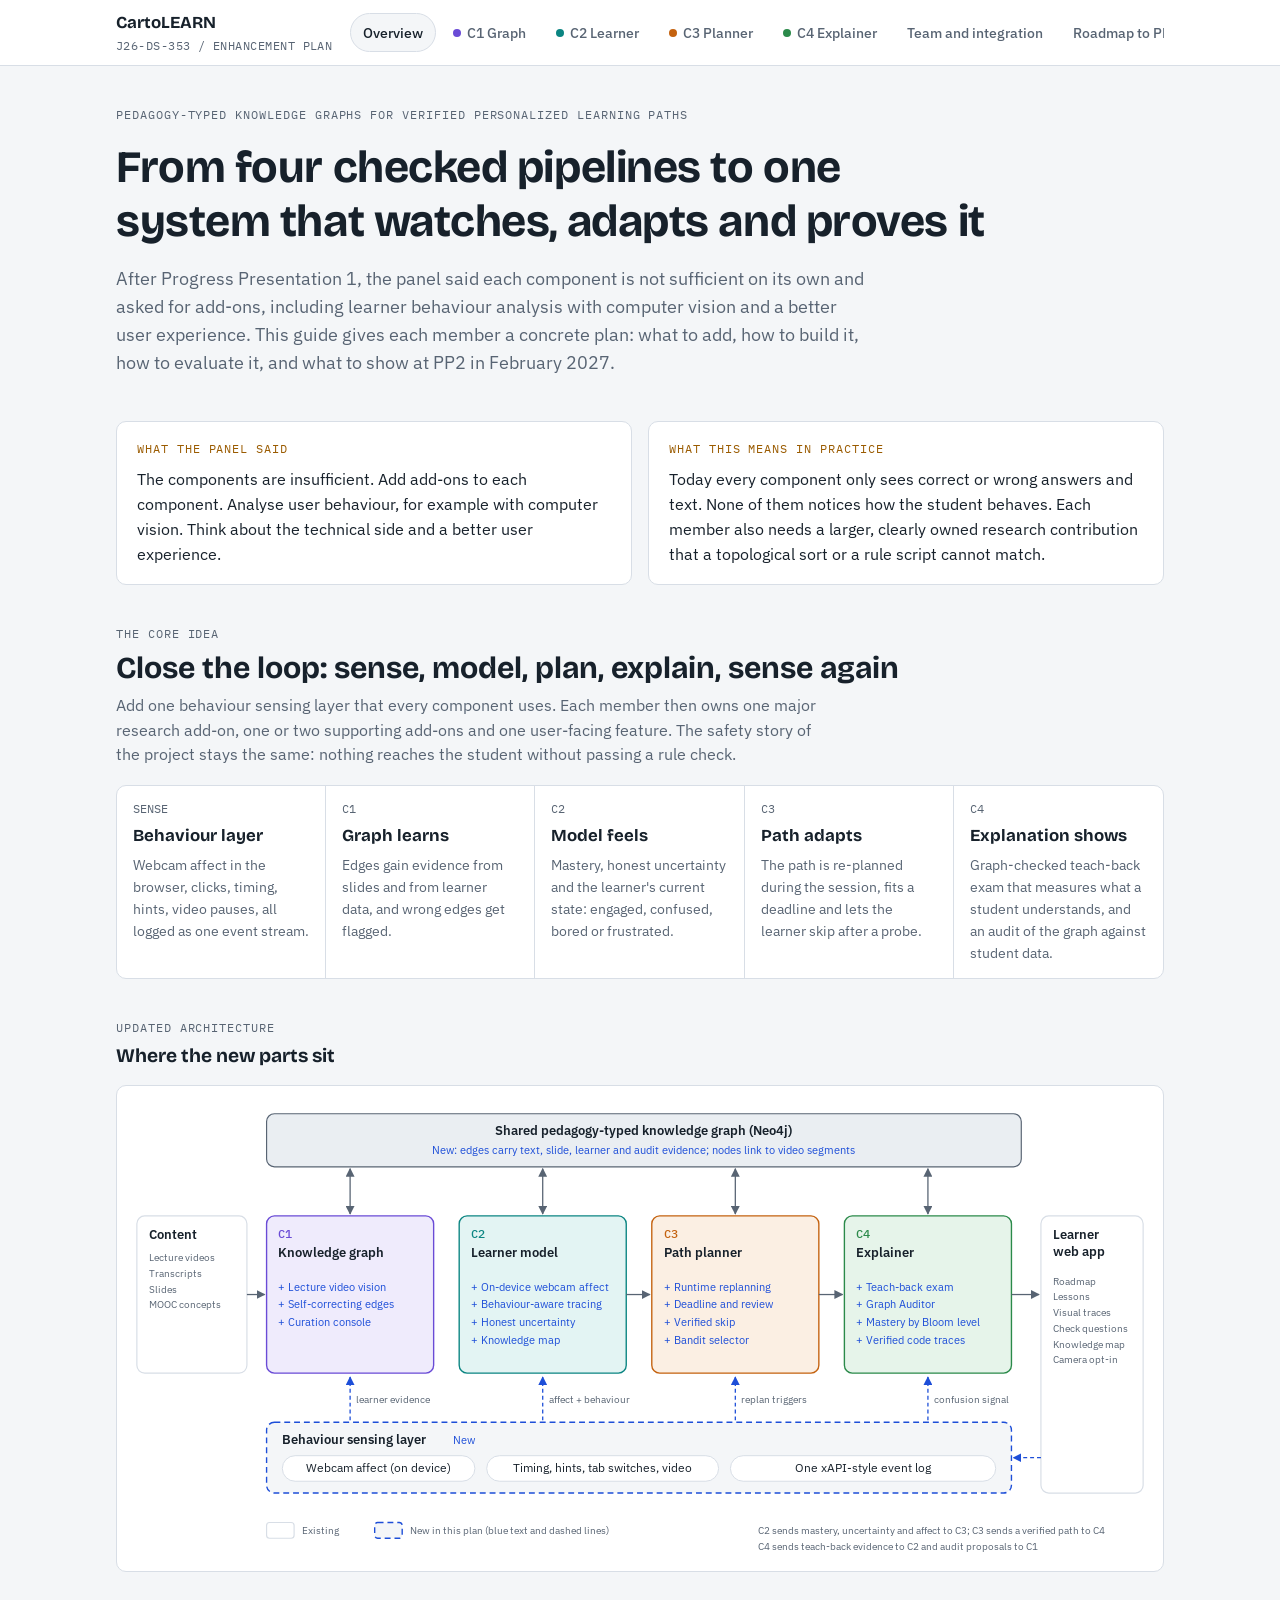
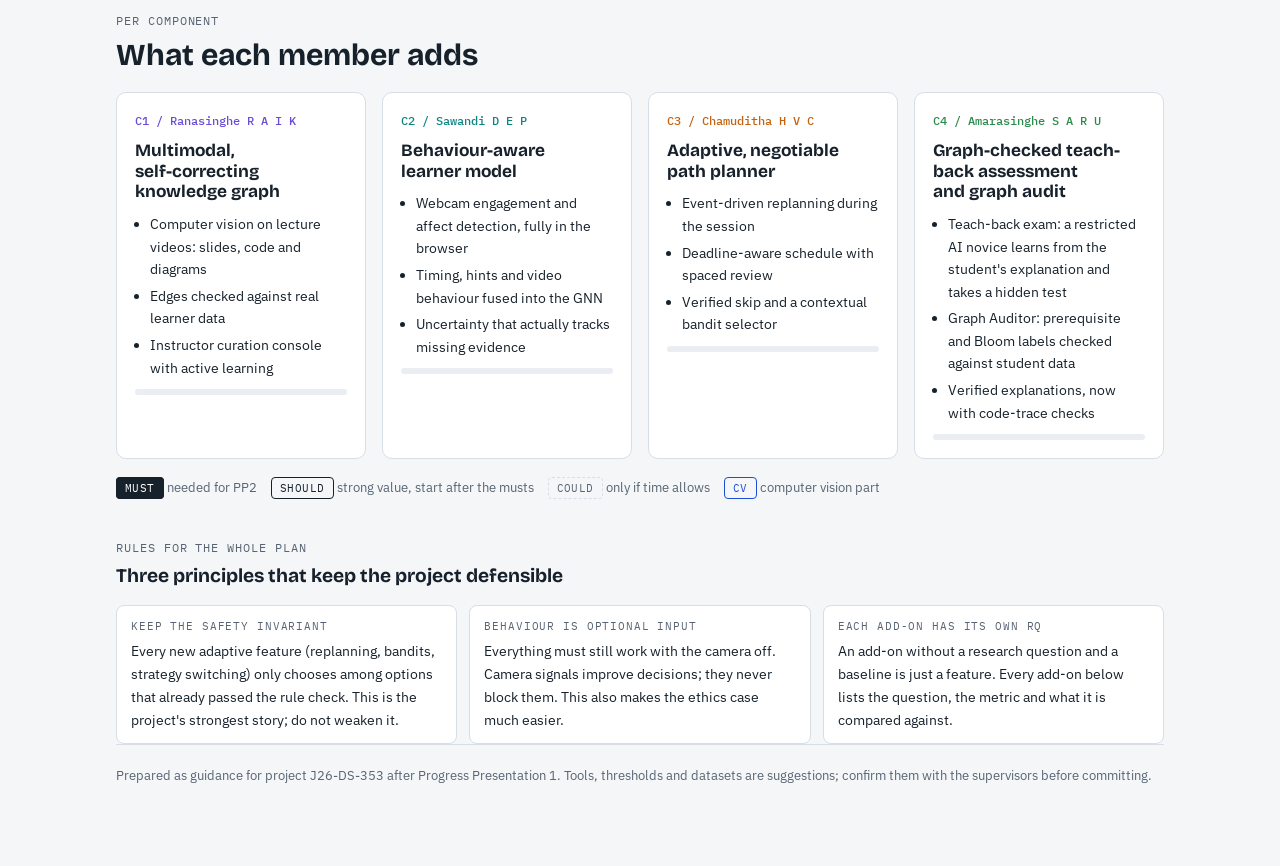
<file: AfterPP1.html>
<!doctype html><html><head><meta charset=utf8><meta name=viewport content="width=device-width,initial-scale=1,viewport-fit=cover"><style>:root{color-scheme:light;box-sizing:border-box;padding-top:env(safe-area-inset-top,0px);padding-bottom:env(safe-area-inset-bottom,0px)}html{scroll-padding-top:env(safe-area-inset-top,0px)}body{margin:0;padding:0;font:14px -apple-system,BlinkMacSystemFont,sans-serif;background:#fff;color:#000}img{max-width:100%}[hidden]:not([hidden=until-found i]){display:none!important}</style></head><body>
<title>CartoLEARN Enhancement Plan, C4 revised</title>
<meta name="claude:viewport-fit-sides" content="cover">
<link rel="preconnect" href="https://fonts.googleapis.com">
<link rel="preconnect" href="https://fonts.gstatic.com" crossorigin>
<link rel="stylesheet" href="https://fonts.googleapis.com/css2?family=Bricolage+Grotesque:opsz,wght@12..96,500;12..96,700&family=IBM+Plex+Mono:wght@400;500&family=IBM+Plex+Sans:ital,wght@0,400;0,500;0,600;1,400&display=swap">
<style>
/* Layout: sticky tab bar over a single reading column; each component view uses a meta rail plus content column, collapsing to one column on phones */
:root {
  --bg: #f4f6f8;
  --surface: #ffffff;
  --sunk: #eaeef2;
  --ink: #17212b;
  --muted: #586473;
  --line: #d8dee6;
  --accent: #1d4ed8;
  --c1: #6a4bd6; --c1-tint: #efebfc;
  --c2: #0b8582; --c2-tint: #e3f4f3;
  --c3: #c4620f; --c3-tint: #fbefe3;
  --c4: #2b8a4a; --c4-tint: #e6f4ea;
  --must: #17212b; --must-fg: #ffffff;
  --warn: #9a5b00; --warn-tint: #fff4dc;
  --font-display: "Bricolage Grotesque", "Segoe UI", system-ui, sans-serif;
  --font-body: "IBM Plex Sans", "Segoe UI", system-ui, sans-serif;
  --font-mono: "IBM Plex Mono", ui-monospace, "SFMono-Regular", Menlo, monospace;
}
@media (prefers-color-scheme: dark) {
  :root:not([data-theme="light"]) {
    --bg: #0e1318; --surface: #151c24; --sunk: #1b232d; --ink: #e5eaf0; --muted: #9ba7b5; --line: #2a3542; --accent: #7aa2ff;
    --c1: #a48dff; --c1-tint: #231d3d; --c2: #3cc5c0; --c2-tint: #102a2a; --c3: #f39a4b; --c3-tint: #33220f; --c4: #62c486; --c4-tint: #13291b;
    --must: #e5eaf0; --must-fg: #0e1318; --warn: #f2b84b; --warn-tint: #2e2410;
    color-scheme: dark;
  }
}
:root[data-theme="dark"] {
  --bg: #0e1318; --surface: #151c24; --sunk: #1b232d; --ink: #e5eaf0; --muted: #9ba7b5; --line: #2a3542; --accent: #7aa2ff;
  --c1: #a48dff; --c1-tint: #231d3d; --c2: #3cc5c0; --c2-tint: #102a2a; --c3: #f39a4b; --c3-tint: #33220f; --c4: #62c486; --c4-tint: #13291b;
  --must: #e5eaf0; --must-fg: #0e1318; --warn: #f2b84b; --warn-tint: #2e2410;
  color-scheme: dark;
}

* { box-sizing: border-box; }
body {
  background: var(--bg);
  color: var(--ink);
  font-family: var(--font-body);
  font-size: 15.5px;
  line-height: 1.6;
  -webkit-font-smoothing: antialiased;
}
body::before { content: ""; position: fixed; inset: 0 0 auto; height: env(safe-area-inset-top, 0px); z-index: 10; background: var(--surface); }
a { color: var(--accent); }
h1, h2, h3, h4 { font-family: var(--font-display); text-wrap: balance; margin: 0; line-height: 1.2; }
h1 { font-size: clamp(1.9rem, 4.2vw, 2.8rem); font-weight: 700; letter-spacing: -0.01em; }
h2 { font-size: clamp(1.45rem, 3vw, 1.9rem); font-weight: 700; }
h3 { font-size: 1.2rem; font-weight: 700; }
h4 { font-size: 1rem; font-weight: 700; font-family: var(--font-body); }
p { margin: 0; }
ul, ol { margin: 0; padding-left: 1.2em; }
li + li { margin-top: 0.3em; }
code, .mono { font-family: var(--font-mono); font-size: 0.86em; }
code { background: var(--sunk); padding: 0.1em 0.35em; border-radius: 4px; }

.wrap { max-width: 1080px; margin: 0 auto; padding-left: max(16px, env(safe-area-inset-left, 0px)); padding-right: max(16px, env(safe-area-inset-right, 0px)); }

/* Header and tabs */
.top { position: sticky; top: env(safe-area-inset-top, 0px); z-index: 5; background: var(--surface); border-bottom: 1px solid var(--line); }
.top-inner { display: flex; align-items: center; gap: 18px; padding-block: 10px; }
.brand { display: flex; flex-direction: column; flex-shrink: 0; }
.brand b { font-family: var(--font-display); font-size: 1.05rem; }
.brand span { font-family: var(--font-mono); font-size: 0.72rem; color: var(--muted); letter-spacing: 0.04em; }
.tabs { display: flex; gap: 4px; overflow-x: auto; scrollbar-width: none; min-width: 0; flex: 1; }
.tabs::-webkit-scrollbar { display: none; }
.tab { flex-shrink: 0; text-decoration: none; color: var(--muted); font-weight: 500; font-size: 0.9rem; padding: 7px 12px; border-radius: 999px; border: 1px solid transparent; white-space: nowrap; }
.tab:hover { color: var(--ink); background: var(--sunk); }
.tab:focus-visible { outline: 2px solid var(--accent); outline-offset: 2px; }
.tab[aria-current="page"] { color: var(--ink); border-color: var(--line); background: var(--bg); }
.tab .dot { display: inline-block; width: 8px; height: 8px; border-radius: 50%; margin-right: 6px; vertical-align: 1px; }
@media (max-width: 640px) { .brand span { display: none; } .top-inner { gap: 10px; } }

main { padding-block: 32px 72px; }
.view { display: grid; gap: 40px; }
.view[hidden] { display: none !important; }

/* Shared text pieces */
.eyebrow { font-family: var(--font-mono); font-size: 0.74rem; letter-spacing: 0.08em; text-transform: uppercase; color: var(--muted); }
.lede { font-size: 1.1rem; color: var(--muted); max-width: 68ch; }
.prose { max-width: 70ch; display: grid; gap: 12px; }
.section { display: grid; gap: 18px; }
.section-head { display: grid; gap: 6px; }
.muted { color: var(--muted); }

/* Hero */
.hero { display: grid; gap: 16px; padding-block: 8px 4px; }
.feedback { display: grid; grid-template-columns: repeat(auto-fit, minmax(240px, 1fr)); gap: 16px; }
.quote { background: var(--surface); border: 1px solid var(--line); border-radius: 10px; padding: 18px 20px; display: grid; gap: 8px; }
.quote .eyebrow { color: var(--warn); }

/* Loop strip */
.loop { display: grid; grid-template-columns: repeat(5, minmax(0, 1fr)); border: 1px solid var(--line); border-radius: 10px; overflow: hidden; background: var(--surface); }
.loop div { padding: 14px 16px; border-right: 1px solid var(--line); display: grid; gap: 4px; align-content: start; }
.loop div:last-child { border-right: 0; }
.loop b { font-family: var(--font-display); font-size: 1.05rem; }
.loop span { font-size: 0.86rem; color: var(--muted); }
.loop .k { font-family: var(--font-mono); font-size: 0.72rem; color: var(--muted); }
@media (max-width: 760px) { .loop { grid-template-columns: 1fr; } .loop div { border-right: 0; border-bottom: 1px solid var(--line); } .loop div:last-child { border-bottom: 0; } }

/* Diagram */
.diagram { background: var(--surface); border: 1px solid var(--line); border-radius: 10px; padding: 12px; overflow-x: auto; }
.diagram svg { display: block; width: 100%; min-width: 760px; height: auto; }
.d-box { fill: var(--surface); stroke: var(--line); stroke-width: 1.2; }
.d-graph { fill: var(--sunk); stroke: var(--muted); stroke-width: 1.2; }
.d-new { fill: var(--bg); stroke: var(--accent); stroke-width: 1.4; stroke-dasharray: 6 4; }
.d-chip { fill: var(--surface); stroke: var(--line); }
.d-c1 { fill: var(--c1-tint); stroke: var(--c1); stroke-width: 1.4; }
.d-c2 { fill: var(--c2-tint); stroke: var(--c2); stroke-width: 1.4; }
.d-c3 { fill: var(--c3-tint); stroke: var(--c3); stroke-width: 1.4; }
.d-c4 { fill: var(--c4-tint); stroke: var(--c4); stroke-width: 1.4; }
.d-t { fill: var(--ink); font-family: var(--font-body); font-size: 12px; }
.d-tb { fill: var(--ink); font-family: var(--font-body); font-size: 13px; font-weight: 600; }
.d-ts { fill: var(--muted); font-family: var(--font-body); font-size: 10.5px; }
.d-new-t { fill: var(--accent); font-family: var(--font-body); font-size: 11px; }
.d-k1 { fill: var(--c1); font-family: var(--font-mono); font-size: 12px; font-weight: 500; }
.d-k2 { fill: var(--c2); font-family: var(--font-mono); font-size: 12px; font-weight: 500; }
.d-k3 { fill: var(--c3); font-family: var(--font-mono); font-size: 12px; font-weight: 500; }
.d-k4 { fill: var(--c4); font-family: var(--font-mono); font-size: 12px; font-weight: 500; }
.d-line { stroke: var(--muted); stroke-width: 1.3; fill: none; }
.d-line-new { stroke: var(--accent); stroke-width: 1.3; fill: none; stroke-dasharray: 4 3; }
.arrowhead { fill: var(--muted); }
.arrowhead-new { fill: var(--accent); }

/* Component overview cards on overview */
.comp-grid { display: grid; grid-template-columns: repeat(auto-fit, minmax(230px, 1fr)); gap: 16px; }
.comp-card { background: var(--surface); border: 1px solid var(--line); border-radius: 10px; padding: 18px; display: grid; gap: 10px; align-content: start; text-decoration: none; color: inherit; }
.comp-card:hover { border-color: var(--muted); }
.comp-card:focus-visible { outline: 2px solid var(--accent); outline-offset: 2px; }
.comp-card .tag { font-family: var(--font-mono); font-size: 0.78rem; font-weight: 500; }
.comp-card h3 { font-size: 1.08rem; }
.comp-card p { font-size: 0.9rem; color: var(--muted); }
.comp-card ul { font-size: 0.88rem; padding-left: 1.05em; }
.comp-card .owner { font-size: 0.8rem; color: var(--muted); font-family: var(--font-mono); }
.mini-progress { height: 6px; border-radius: 3px; background: var(--sunk); overflow: hidden; }
.mini-progress i { display: block; height: 100%; width: 0; transition: width 0.3s; }
.k1 { color: var(--c1); } .k2 { color: var(--c2); } .k3 { color: var(--c3); } .k4 { color: var(--c4); }
.bg1 { background: var(--c1); } .bg2 { background: var(--c2); } .bg3 { background: var(--c3); } .bg4 { background: var(--c4); } .bgt { background: var(--ink); }

/* Component view header */
.comp-head { display: grid; gap: 14px; padding-bottom: 24px; border-bottom: 1px solid var(--line); }
.comp-head .code { font-family: var(--font-mono); font-size: 0.85rem; font-weight: 500; letter-spacing: 0.04em; }
.unique { border-left: 3px solid currentColor; padding: 4px 0 4px 16px; font-family: var(--font-display); font-size: 1.15rem; font-weight: 500; line-height: 1.4; max-width: 70ch; }
.unique span { color: var(--ink); }
.facts { display: flex; flex-wrap: wrap; gap: 8px; }
.fact { font-size: 0.82rem; background: var(--surface); border: 1px solid var(--line); border-radius: 6px; padding: 4px 10px; }
.fact b { font-family: var(--font-mono); font-weight: 500; }

/* Two-column status */
.status { display: grid; grid-template-columns: 1fr 1fr; gap: 16px; }
.status > div { background: var(--surface); border: 1px solid var(--line); border-radius: 10px; padding: 18px 20px; display: grid; gap: 10px; align-content: start; min-width: 0; }
.status .gap h4 { color: var(--warn); }
@media (max-width: 760px) { .status { grid-template-columns: 1fr; } }

.fixfirst { background: var(--warn-tint); border-radius: 10px; padding: 16px 20px; display: grid; gap: 8px; }
.fixfirst h4 { color: var(--warn); }

/* Add-on blocks */
.addons { display: grid; gap: 0; border-top: 1px solid var(--line); }
.addon { display: grid; grid-template-columns: 220px minmax(0, 1fr); gap: 28px; padding-block: 26px; border-bottom: 1px solid var(--line); }
.addon-meta { display: grid; gap: 10px; align-content: start; }
.addon-meta .num { font-family: var(--font-mono); font-size: 0.78rem; color: var(--muted); }
.addon-meta h3 { font-size: 1.15rem; }
.badges { display: flex; flex-wrap: wrap; gap: 6px; }
.badge { font-family: var(--font-mono); font-size: 0.7rem; letter-spacing: 0.04em; text-transform: uppercase; padding: 3px 8px; border-radius: 4px; border: 1px solid var(--line); color: var(--muted); }
.badge.must { background: var(--must); color: var(--must-fg); border-color: var(--must); }
.badge.should { border-color: var(--ink); color: var(--ink); }
.badge.could { border-style: dashed; }
.badge.cv { border-color: var(--accent); color: var(--accent); }
.addon-body { display: grid; gap: 16px; min-width: 0; }
.addon-body .what { font-size: 1.02rem; max-width: 70ch; }
.steps { counter-reset: s; list-style: none; padding: 0; display: grid; gap: 10px; }
.steps li { counter-increment: s; display: grid; grid-template-columns: 28px minmax(0, 1fr); gap: 10px; margin: 0; }
.steps li::before { content: counter(s); font-family: var(--font-mono); font-size: 0.78rem; width: 24px; height: 24px; border-radius: 50%; border: 1px solid var(--line); display: grid; place-items: center; color: var(--muted); margin-top: 1px; }
.kv { display: grid; grid-template-columns: repeat(auto-fit, minmax(200px, 1fr)); gap: 12px; }
.kv > div { background: var(--surface); border: 1px solid var(--line); border-radius: 8px; padding: 12px 14px; display: grid; gap: 4px; align-content: start; min-width: 0; }
.kv .eyebrow { font-size: 0.68rem; }
.kv p { font-size: 0.9rem; }
@media (max-width: 760px) { .addon { grid-template-columns: 1fr; gap: 14px; } }

/* Tables */
.table-wrap { overflow-x: auto; background: var(--surface); border: 1px solid var(--line); border-radius: 10px; }
table { border-collapse: collapse; width: 100%; font-size: 0.9rem; }
th, td { text-align: left; vertical-align: top; padding: 11px 14px; border-bottom: 1px solid var(--line); }
th { font-family: var(--font-mono); font-size: 0.72rem; letter-spacing: 0.06em; text-transform: uppercase; color: var(--muted); font-weight: 500; background: var(--sunk); }
tr:last-child td { border-bottom: 0; }
td.id { font-family: var(--font-mono); font-size: 0.82rem; white-space: nowrap; font-weight: 500; }
table.wide { min-width: 720px; }

/* Q and A */
.qa { display: grid; gap: 12px; }
.qa div { display: grid; gap: 4px; padding: 14px 18px; background: var(--surface); border: 1px solid var(--line); border-radius: 10px; }
.qa b { font-weight: 600; }
.qa p { color: var(--muted); font-size: 0.93rem; }

/* Demo script */
.demo { display: grid; gap: 10px; counter-reset: d; list-style: none; padding: 0; }
.demo li { counter-increment: d; background: var(--surface); border: 1px solid var(--line); border-radius: 8px; padding: 12px 16px 12px 52px; position: relative; margin: 0; }
.demo li::before { content: counter(d); position: absolute; left: 16px; top: 12px; font-family: var(--font-mono); font-weight: 500; }

pre.code { font-family: var(--font-mono); font-size: 0.8rem; line-height: 1.55; background: var(--surface); border: 1px solid var(--line); border-radius: 10px; padding: 14px 16px; overflow-x: auto; margin: 0; }

/* Brother focus callout for C3 */
.focus { background: var(--c3-tint); border-radius: 10px; padding: 16px 20px; display: grid; gap: 6px; }
.focus b { color: var(--c3); }

/* Roadmap */
.phases { display: grid; grid-template-columns: repeat(4, minmax(0, 1fr)); gap: 12px; }
.phase { background: var(--surface); border: 1px solid var(--line); border-radius: 10px; padding: 16px; display: grid; gap: 6px; align-content: start; }
.phase .when { font-family: var(--font-mono); font-size: 0.78rem; color: var(--muted); }
.phase h4 { font-family: var(--font-display); font-size: 1.05rem; }
.phase p { font-size: 0.88rem; color: var(--muted); }
@media (max-width: 860px) { .phases { grid-template-columns: 1fr 1fr; } }
@media (max-width: 520px) { .phases { grid-template-columns: 1fr; } }
.grid-road td { font-size: 0.86rem; }
.grid-road td ul { padding-left: 1em; }
.grid-road td.who { font-family: var(--font-mono); font-weight: 500; white-space: nowrap; }

/* Checklist */
.sync { display: flex; align-items: center; gap: 10px; flex-wrap: wrap; font-size: 0.88rem; color: var(--muted); }
.sync .pill { font-family: var(--font-mono); font-size: 0.74rem; border: 1px solid var(--line); border-radius: 999px; padding: 3px 10px; background: var(--surface); }
.sync .pill.on { border-color: var(--c4); color: var(--c4); }
.check-groups { display: grid; grid-template-columns: repeat(auto-fit, minmax(300px, 1fr)); gap: 16px; }
.check-group { background: var(--surface); border: 1px solid var(--line); border-radius: 10px; padding: 16px 18px; display: grid; gap: 12px; align-content: start; }
.check-group header { display: grid; gap: 8px; }
.check-group header div { display: flex; justify-content: space-between; align-items: baseline; gap: 8px; }
.check-group h4 { font-family: var(--font-display); font-size: 1.02rem; }
.count { font-family: var(--font-mono); font-size: 0.8rem; color: var(--muted); font-variant-numeric: tabular-nums; }
.check { display: grid; grid-template-columns: 22px minmax(0, 1fr); gap: 8px; align-items: start; font-size: 0.9rem; cursor: pointer; }
.check input { width: 17px; height: 17px; margin: 3px 0 0; accent-color: var(--ink); cursor: pointer; }
.check input:focus-visible { outline: 2px solid var(--accent); outline-offset: 2px; }
.check .tier { font-family: var(--font-mono); font-size: 0.68rem; color: var(--muted); margin-left: 6px; text-transform: uppercase; letter-spacing: 0.04em; }
.check input:checked + span { color: var(--muted); text-decoration: line-through; text-decoration-color: var(--line); }

.legend { display: flex; flex-wrap: wrap; gap: 14px; font-size: 0.84rem; color: var(--muted); align-items: center; }

.sources { font-size: 0.88rem; display: grid; gap: 6px; }

footer.foot { border-top: 1px solid var(--line); padding-block: 20px 8px; font-size: 0.82rem; color: var(--muted); }

@media (prefers-reduced-motion: reduce) { * { transition: none !important; scroll-behavior: auto !important; } }
</style>

<header class="top">
  <div class="wrap top-inner">
    <div class="brand"><b>CartoLEARN</b><span>J26-DS-353 / ENHANCEMENT PLAN</span></div>
    <nav class="tabs" aria-label="Sections">
      <a class="tab" href="#overview" data-route="overview">Overview</a>
      <a class="tab" href="#c1" data-route="c1"><i class="dot bg1"></i>C1 Graph</a>
      <a class="tab" href="#c2" data-route="c2"><i class="dot bg2"></i>C2 Learner</a>
      <a class="tab" href="#c3" data-route="c3"><i class="dot bg3"></i>C3 Planner</a>
      <a class="tab" href="#c4" data-route="c4"><i class="dot bg4"></i>C4 Explainer</a>
      <a class="tab" href="#team" data-route="team">Team and integration</a>
      <a class="tab" href="#roadmap" data-route="roadmap">Roadmap to PP2</a>
      <a class="tab" href="#checklist" data-route="checklist">Checklist</a>
    </nav>
  </div>
</header>

<main class="wrap">

<!-- ============ OVERVIEW ============ -->
<section class="view" id="view-overview" data-view="overview">
  <div class="hero">
    <span class="eyebrow">Pedagogy-typed knowledge graphs for verified personalized learning paths</span>
    <h1>From four checked pipelines to one system that watches, adapts and proves it</h1>
    <p class="lede">After Progress Presentation 1, the panel said each component is not sufficient on its own and asked for add-ons, including learner behaviour analysis with computer vision and a better user experience. This guide gives each member a concrete plan: what to add, how to build it, how to evaluate it, and what to show at PP2 in February 2027.</p>
  </div>

  <div class="feedback">
    <div class="quote">
      <span class="eyebrow">What the panel said</span>
      <p>The components are insufficient. Add add-ons to each component. Analyse user behaviour, for example with computer vision. Think about the technical side and a better user experience.</p>
    </div>
    <div class="quote">
      <span class="eyebrow">What this means in practice</span>
      <p>Today every component only sees correct or wrong answers and text. None of them notices how the student behaves. Each member also needs a larger, clearly owned research contribution that a topological sort or a rule script cannot match.</p>
    </div>
  </div>

  <div class="section">
    <div class="section-head">
      <span class="eyebrow">The core idea</span>
      <h2>Close the loop: sense, model, plan, explain, sense again</h2>
      <p class="prose muted">Add one behaviour sensing layer that every component uses. Each member then owns one major research add-on, one or two supporting add-ons and one user-facing feature. The safety story of the project stays the same: nothing reaches the student without passing a rule check.</p>
    </div>
    <div class="loop">
      <div><span class="k">SENSE</span><b>Behaviour layer</b><span>Webcam affect in the browser, clicks, timing, hints, video pauses, all logged as one event stream.</span></div>
      <div><span class="k k1">C1</span><b>Graph learns</b><span>Edges gain evidence from slides and from learner data, and wrong edges get flagged.</span></div>
      <div><span class="k k2">C2</span><b>Model feels</b><span>Mastery, honest uncertainty and the learner's current state: engaged, confused, bored or frustrated.</span></div>
      <div><span class="k k3">C3</span><b>Path adapts</b><span>The path is re-planned during the session, fits a deadline and lets the learner skip after a probe.</span></div>
      <div><span class="k k4">C4</span><b>Explanation shows</b><span>Graph-checked teach-back exam that measures what a student understands, and an audit of the graph against student data.</span></div>
    </div>
  </div>

  <div class="section">
    <div class="section-head">
      <span class="eyebrow">Updated architecture</span>
      <h3>Where the new parts sit</h3>
    </div>
    <div class="diagram" role="img" aria-label="Architecture: content sources feed C1. A shared knowledge graph sits above the four components. C2 sends learner state to C3, C3 sends a verified path to C4, C4 sends explanations to the learner web app, teach-back evidence to C2 and audit proposals to C1. The learner app feeds a new behaviour sensing layer that sends signals back up to all four components.">
      <svg viewBox="0 0 1040 470" xmlns="http://www.w3.org/2000/svg">
        <defs>
          <marker id="ah" viewBox="0 0 10 10" refX="9" refY="5" markerWidth="7" markerHeight="7" orient="auto-start-reverse"><path class="arrowhead" d="M0,0 L10,5 L0,10 z"/></marker>
          <marker id="ahn" viewBox="0 0 10 10" refX="9" refY="5" markerWidth="7" markerHeight="7" orient="auto-start-reverse"><path class="arrowhead-new" d="M0,0 L10,5 L0,10 z"/></marker>
        </defs>
        <!-- Graph bar -->
        <rect class="d-graph" x="140" y="16" width="768" height="54" rx="8"/>
        <text class="d-tb" x="524" y="38" text-anchor="middle">Shared pedagogy-typed knowledge graph (Neo4j)</text>
        <text class="d-new-t" x="524" y="57" text-anchor="middle">New: edges carry text, slide, learner and audit evidence; nodes link to video segments</text>
        <!-- Vertical graph links -->
        <line class="d-line" x1="225" y1="72" x2="225" y2="118" marker-start="url(#ah)" marker-end="url(#ah)"/>
        <line class="d-line" x1="421" y1="72" x2="421" y2="118" marker-start="url(#ah)" marker-end="url(#ah)"/>
        <line class="d-line" x1="617" y1="72" x2="617" y2="118" marker-start="url(#ah)" marker-end="url(#ah)"/>
        <line class="d-line" x1="813" y1="72" x2="813" y2="118" marker-start="url(#ah)" marker-end="url(#ah)"/>
        <!-- Content source -->
        <rect class="d-box" x="8" y="120" width="112" height="160" rx="8"/>
        <text class="d-tb" x="20" y="144">Content</text>
        <text class="d-ts" x="20" y="166">Lecture videos</text>
        <text class="d-ts" x="20" y="182">Transcripts</text>
        <text class="d-ts" x="20" y="198">Slides</text>
        <text class="d-ts" x="20" y="214">MOOC concepts</text>
        <line class="d-line" x1="120" y1="200" x2="138" y2="200" marker-end="url(#ah)"/>
        <!-- C1 -->
        <rect class="d-c1" x="140" y="120" width="170" height="160" rx="8"/>
        <text class="d-k1" x="152" y="142">C1</text>
        <text class="d-tb" x="152" y="162">Knowledge graph</text>
        <text class="d-new-t" x="152" y="196">+ Lecture video vision</text>
        <text class="d-new-t" x="152" y="214">+ Self-correcting edges</text>
        <text class="d-new-t" x="152" y="232">+ Curation console</text>
        <!-- C2 -->
        <rect class="d-c2" x="336" y="120" width="170" height="160" rx="8"/>
        <text class="d-k2" x="348" y="142">C2</text>
        <text class="d-tb" x="348" y="162">Learner model</text>
        <text class="d-new-t" x="348" y="196">+ On-device webcam affect</text>
        <text class="d-new-t" x="348" y="214">+ Behaviour-aware tracing</text>
        <text class="d-new-t" x="348" y="232">+ Honest uncertainty</text>
        <text class="d-new-t" x="348" y="250">+ Knowledge map</text>
        <!-- C3 -->
        <rect class="d-c3" x="532" y="120" width="170" height="160" rx="8"/>
        <text class="d-k3" x="544" y="142">C3</text>
        <text class="d-tb" x="544" y="162">Path planner</text>
        <text class="d-new-t" x="544" y="196">+ Runtime replanning</text>
        <text class="d-new-t" x="544" y="214">+ Deadline and review</text>
        <text class="d-new-t" x="544" y="232">+ Verified skip</text>
        <text class="d-new-t" x="544" y="250">+ Bandit selector</text>
        <!-- C4 -->
        <rect class="d-c4" x="728" y="120" width="170" height="160" rx="8"/>
        <text class="d-k4" x="740" y="142">C4</text>
        <text class="d-tb" x="740" y="162">Explainer</text>
        <text class="d-new-t" x="740" y="196">+ Teach-back exam</text>
        <text class="d-new-t" x="740" y="214">+ Graph Auditor</text>
        <text class="d-new-t" x="740" y="232">+ Mastery by Bloom level</text>
        <text class="d-new-t" x="740" y="250">+ Verified code traces</text>
        <!-- Horizontal flows -->
        <line class="d-line" x1="506" y1="200" x2="530" y2="200" marker-end="url(#ah)"/>
        <line class="d-line" x1="702" y1="200" x2="726" y2="200" marker-end="url(#ah)"/>
        <line class="d-line" x1="898" y1="200" x2="926" y2="200" marker-end="url(#ah)"/>
        <!-- Learner app -->
        <rect class="d-box" x="928" y="120" width="104" height="282" rx="8"/>
        <text class="d-tb" x="940" y="144">Learner</text>
        <text class="d-tb" x="940" y="161">web app</text>
        <text class="d-ts" x="940" y="190">Roadmap</text>
        <text class="d-ts" x="940" y="206">Lessons</text>
        <text class="d-ts" x="940" y="222">Visual traces</text>
        <text class="d-ts" x="940" y="238">Check questions</text>
        <text class="d-ts" x="940" y="254">Knowledge map</text>
        <text class="d-ts" x="940" y="270">Camera opt-in</text>
        <!-- Sensing layer -->
        <rect class="d-new" x="140" y="330" width="758" height="72" rx="8"/>
        <text class="d-tb" x="156" y="352">Behaviour sensing layer</text>
        <text class="d-new-t" x="330" y="352">New</text>
        <rect class="d-chip" x="156" y="364" width="196" height="26" rx="13"/>
        <text class="d-t" x="254" y="381" text-anchor="middle">Webcam affect (on device)</text>
        <rect class="d-chip" x="364" y="364" width="236" height="26" rx="13"/>
        <text class="d-t" x="482" y="381" text-anchor="middle">Timing, hints, tab switches, video</text>
        <rect class="d-chip" x="612" y="364" width="270" height="26" rx="13"/>
        <text class="d-t" x="747" y="381" text-anchor="middle">One xAPI-style event log</text>
        <line class="d-line-new" x1="928" y1="366" x2="900" y2="366" marker-end="url(#ahn)"/>
        <!-- Up arrows from sensing -->
        <line class="d-line-new" x1="225" y1="328" x2="225" y2="284" marker-end="url(#ahn)"/>
        <text class="d-ts" x="231" y="310">learner evidence</text>
        <line class="d-line-new" x1="421" y1="328" x2="421" y2="284" marker-end="url(#ahn)"/>
        <text class="d-ts" x="427" y="310">affect + behaviour</text>
        <line class="d-line-new" x1="617" y1="328" x2="617" y2="284" marker-end="url(#ahn)"/>
        <text class="d-ts" x="623" y="310">replan triggers</text>
        <line class="d-line-new" x1="813" y1="328" x2="813" y2="284" marker-end="url(#ahn)"/>
        <text class="d-ts" x="819" y="310">confusion signal</text>
        <!-- Legend -->
        <rect class="d-box" x="140" y="432" width="28" height="16" rx="3"/>
        <text class="d-ts" x="176" y="444">Existing</text>
        <rect class="d-new" x="250" y="432" width="28" height="16" rx="3"/>
        <text class="d-ts" x="286" y="444">New in this plan (blue text and dashed lines)</text>
        <text class="d-ts" x="640" y="444">C2 sends mastery, uncertainty and affect to C3; C3 sends a verified path to C4</text>
        <text class="d-ts" x="640" y="460">C4 sends teach-back evidence to C2 and audit proposals to C1</text>
      </svg>
    </div>
  </div>

  <div class="section">
    <div class="section-head">
      <span class="eyebrow">Per component</span>
      <h2>What each member adds</h2>
    </div>
    <div class="comp-grid">
      <a class="comp-card" href="#c1">
        <span class="tag k1">C1 / Ranasinghe R A I K</span>
        <h3>Multimodal, self-correcting knowledge graph</h3>
        <ul>
          <li>Computer vision on lecture videos: slides, code and diagrams</li>
          <li>Edges checked against real learner data</li>
          <li>Instructor curation console with active learning</li>
        </ul>
        <div class="mini-progress"><i class="bg1" data-progress="c1"></i></div>
      </a>
      <a class="comp-card" href="#c2">
        <span class="tag k2">C2 / Sawandi D E P</span>
        <h3>Behaviour-aware learner model</h3>
        <ul>
          <li>Webcam engagement and affect detection, fully in the browser</li>
          <li>Timing, hints and video behaviour fused into the GNN</li>
          <li>Uncertainty that actually tracks missing evidence</li>
        </ul>
        <div class="mini-progress"><i class="bg2" data-progress="c2"></i></div>
      </a>
      <a class="comp-card" href="#c3">
        <span class="tag k3">C3 / Chamuditha H V C</span>
        <h3>Adaptive, negotiable path planner</h3>
        <ul>
          <li>Event-driven replanning during the session</li>
          <li>Deadline-aware schedule with spaced review</li>
          <li>Verified skip and a contextual bandit selector</li>
        </ul>
        <div class="mini-progress"><i class="bg3" data-progress="c3"></i></div>
      </a>
      <a class="comp-card" href="#c4">
        <span class="tag k4">C4 / Amarasinghe S A R U</span>
        <h3>Graph-checked teach-back assessment and graph audit</h3>
        <ul>
          <li>Teach-back exam: a restricted AI novice learns from the student's explanation and takes a hidden test</li>
          <li>Graph Auditor: prerequisite and Bloom labels checked against student data</li>
          <li>Verified explanations, now with code-trace checks</li>
        </ul>
        <div class="mini-progress"><i class="bg4" data-progress="c4"></i></div>
      </a>
    </div>
    <div class="legend">
      <span><span class="badge must">Must</span> needed for PP2</span>
      <span><span class="badge should">Should</span> strong value, start after the musts</span>
      <span><span class="badge could">Could</span> only if time allows</span>
      <span><span class="badge cv">CV</span> computer vision part</span>
    </div>
  </div>

  <div class="section">
    <div class="section-head">
      <span class="eyebrow">Rules for the whole plan</span>
      <h3>Three principles that keep the project defensible</h3>
    </div>
    <div class="kv">
      <div><span class="eyebrow">Keep the safety invariant</span><p>Every new adaptive feature (replanning, bandits, strategy switching) only chooses among options that already passed the rule check. This is the project's strongest story; do not weaken it.</p></div>
      <div><span class="eyebrow">Behaviour is optional input</span><p>Everything must still work with the camera off. Camera signals improve decisions; they never block them. This also makes the ethics case much easier.</p></div>
      <div><span class="eyebrow">Each add-on has its own RQ</span><p>An add-on without a research question and a baseline is just a feature. Every add-on below lists the question, the metric and what it is compared against.</p></div>
    </div>
  </div>
</section>

<!-- ============ C1 ============ -->
<section class="view" id="view-c1" data-view="c1" hidden>
  <div class="comp-head">
    <span class="code k1">COMPONENT 1 / RANASINGHE R A I K</span>
    <h1>Multimodal, self-correcting knowledge graph</h1>
    <p class="unique k1"><span>Uniqueness: every edge carries evidence from three sources (lecture text, lecture visuals and real learner behaviour), and the graph flags its own wrong edges when learner data disagrees.</span></p>
    <div class="facts">
      <span class="fact">Now: <b>84</b> concepts</span>
      <span class="fact"><b>101</b> verified edges</span>
      <span class="fact">Gold accuracy <b>63%</b></span>
      <span class="fact">Gold set <b>30</b> chunks</span>
      <span class="fact">Kappa <b>0</b> (label mismatch)</span>
    </div>
  </div>

  <div class="status">
    <div>
      <h4>Where it stands</h4>
      <ul>
        <li>Rule-based extraction from transcripts and the MOOC concept set, with a symbolic checker before saving.</li>
        <li>Four typed edges in Neo4j AuraDB, used by C2, C3 and C4.</li>
        <li>LLM extractor and fine-tuning are listed as next steps.</li>
      </ul>
    </div>
    <div class="gap">
      <h4>What the panel will see as thin</h4>
      <ul>
        <li>It reads as a data pipeline with phrase rules. The AI part is not built yet.</li>
        <li>The graph is static once built, and nothing checks whether edges match how students actually learn.</li>
        <li>Nodes hold no learning material, so C3 and C4 cannot point a student to the right part of a lecture.</li>
      </ul>
    </div>
  </div>

  <div class="fixfirst">
    <h4>Fix first (before any add-on)</h4>
    <ul>
      <li>Write a one-page annotation guideline with fixed label names and five worked examples per edge type. Re-label, then report Cohen's Kappa again.</li>
      <li>Grow the gold set to at least 100 chunks, with at least 15 misconception cases.</li>
      <li>Finish the LLM extractor and report it against the rule baseline per edge type. This becomes the text-only baseline for Add-on 1.</li>
    </ul>
  </div>

  <div class="section">
    <div class="section-head"><span class="eyebrow">Add-ons</span><h2>What to build</h2></div>
    <div class="addons">
      <article class="addon">
        <div class="addon-meta">
          <span class="num">ADD-ON 1.1</span>
          <h3>Lecture video vision pipeline</h3>
          <div class="badges"><span class="badge must">Must</span><span class="badge cv">CV</span><span class="badge">Research</span></div>
        </div>
        <div class="addon-body">
          <p class="what">Read the lecture videos, not only the transcripts. Detect each slide, read its text and code, recognise the diagram type, and line it all up with what the lecturer says at that moment. Slides become a second source of edge evidence, and every concept node links to the exact video segment that teaches it.</p>
          <ol class="steps">
            <li><span>Get the videos behind the 59 transcripts. If they are not available, use SLIIT DSA lecture recordings with the lecturer's permission. If transcripts have no timestamps, regenerate them with Whisper to get word-level times.</span></li>
            <li><span>Detect slide changes with PySceneDetect (content detector) and keep one key frame per slide.</span></li>
            <li><span>Split each key frame into title, bullet text, code and diagram regions with a layout detector (LayoutParser or a YOLO layout model). Fine-tune on about 200 hand-labelled frames if the default model misses code blocks.</span></li>
            <li><span>Run OCR (PaddleOCR) on text and code regions. Train a small CNN to classify diagrams into array, linked list, tree, heap, graph, table or other, using about 300 labelled crops.</span></li>
            <li><span>Align slide text with the transcript window of the same time span. Run the same concept spotting and relation extraction on slide text and merge with transcript evidence.</span></li>
            <li><span>Store on each node a list of segments <code>{video_id, start_s, end_s, frame_id}</code>, and on each edge an evidence list with a <code>source</code> field: <code>text</code>, <code>slide</code> or <code>learner</code>.</span></li>
          </ol>
          <div class="kv">
            <div><span class="eyebrow">Tools</span><p>PySceneDetect, LayoutParser or a YOLO layout model, PaddleOCR, PyTorch, Whisper</p></div>
            <div><span class="eyebrow">Feeds</span><p>C3 uses segments as the resource for each path step. C4 shows the exact clip or frame inside an explanation.</p></div>
            <div><span class="eyebrow">Measure</span><p>Edge F1 for text only versus text plus slides; slide-change detection accuracy; OCR character error rate; diagram classifier accuracy.</p></div>
          </div>
        </div>
      </article>

      <article class="addon">
        <div class="addon-meta">
          <span class="num">ADD-ON 1.2</span>
          <h3>Self-correcting edges from learner evidence</h3>
          <div class="badges"><span class="badge should">Should</span><span class="badge">Research</span></div>
        </div>
        <div class="addon-body">
          <p class="what">Test each prerequisite edge against how students actually perform. If A is really a prerequisite of B, learners who have not mastered A should do clearly worse on B. Edges with no support get flagged, and strong dependencies with no edge become candidate edges. Nothing is changed automatically: suggestions go to the curation console, so the graph stays verified.</p>
          <ol class="steps">
            <li><span>Use exercise logs mapped to concepts: MOOCCubeX (already planned for C3) and later the pilot data from the team app.</span></li>
            <li><span>For each edge A to B, compare success on B between learners with high and low mastery of A (mastery from C2). Compute a support score and a confidence interval with a bootstrap.</span></li>
            <li><span>Flag edges whose interval includes zero. Propose new edges where the gap is large and no edge exists. Write the score into the edge evidence with <code>source: learner</code>.</span></li>
          </ol>
          <div class="kv">
            <div><span class="eyebrow">Measure</span><p>Ask a lecturer to judge flagged and proposed edges blind. Report the precision of flags and proposals.</p></div>
            <div><span class="eyebrow">Why it matters</span><p>It turns C1 from a one-time build into a graph that improves with use. That is a clear research contribution that a rule pipeline does not have.</p></div>
            <div><span class="eyebrow">Link to C4</span><p>C4's Graph Auditor supplies the audit method (implication, order and lift tests, plus a Bloom audit) and tests it on planted errors. Its edge statuses arrive here as proposals for the curation console, and C1 applies what a lecturer approves.</p></div>
          </div>
        </div>
      </article>

      <article class="addon">
        <div class="addon-meta">
          <span class="num">ADD-ON 1.3</span>
          <h3>Instructor curation console with active learning</h3>
          <div class="badges"><span class="badge should">Should</span><span class="badge">UX</span><span class="badge">Research</span></div>
        </div>
        <div class="addon-body">
          <p class="what">A screen where a lecturer reviews edges. The queue is ordered by uncertainty: low extractor confidence, disagreement between text and slide evidence, or conflict with learner evidence. Each item shows the source sentence, the slide frame and the learner statistics. Approve, reject or retype. Decisions go back into the extractor as new training labels.</p>
          <div class="kv">
            <div><span class="eyebrow">Research angle</span><p>Compare uncertainty-ordered review with random order. How many labels are needed to reach the target F1?</p></div>
            <div><span class="eyebrow">UX extras</span><p>Graph view filtered by edge type, search by concept, and a click-through from any node to its video segments.</p></div>
          </div>
        </div>
      </article>

      <article class="addon">
        <div class="addon-meta">
          <span class="num">ADD-ON 1.4</span>
          <h3>Misconception mining from student answers</h3>
          <div class="badges"><span class="badge could">Could</span><span class="badge">Research</span></div>
        </div>
        <div class="addon-body">
          <p class="what">The gold set has only 3 misconception cases. Mine new misconceptions by clustering wrong answers from the pilot (and from forum posts if available), then confirm each cluster with a lecturer before adding a <code>MISCONCEPTION_OF</code> edge.</p>
        </div>
      </article>

      <article class="addon">
        <div class="addon-meta">
          <span class="num">ADD-ON 1.5</span>
          <h3>Graph export with facts and versioned edges</h3>
          <div class="badges"><span class="badge should">Should</span><span class="badge">Integration</span><span class="badge">Suggested by C4</span></div>
        </div>
        <div class="addon-body">
          <p class="what">C4 and C2 need to read the graph without going through Neo4j, and the audit and lecturer approvals need somewhere to be stored. This is also the first step towards a layered, versioned graph.</p>
          <ul>
            <li><b>JSON export</b> with stable concept ids and the four edge types, next to the CSV and Neo4j outputs. Make the Neo4j write safe: the last stage should write a new version, not wipe the database first.</li>
            <li><b><code>facts</code> and <code>known_false</code> statements per concept</b> (about 5 each, even for 7 concepts to start). They are used to check explanations and to build the teach-back test. Misconception pairs such as heap and stack cannot be used as statements.</li>
            <li><b>Edge fields <code>source</code> (seed, caption, slide, learner, lecturer), <code>status</code>, <code>confidence</code> and a <code>graph_version</code></b>, so audit results and lecturer approvals have a place to live.</li>
            <li><b>Cross-check fixes:</b> a general <code>tree</code> concept is missing, the direction of stack to recursion differs between components, and ids differ (<code>array</code> and <code>arrays</code>).</li>
            <li><b>Report where edges come from:</b> how many are hand-written seeds, how many come from captions, slides or the LLM, and raise the share that comes from lectures. This answers the panel's likely question about what the LLM contributed.</li>
          </ul>
          <div class="kv">
            <div><span class="eyebrow">Feeds</span><p>C4 builds test items and checks claims from the facts. C2 and C3 read the same ids and version. The Graph Auditor writes edge status and confidence back as proposals.</p></div>
          </div>
        </div>
      </article>

      <article class="addon">
        <div class="addon-meta">
          <span class="num">ADD-ON 1.6</span>
          <h3>Layered graph and weekly update mode</h3>
          <div class="badges"><span class="badge could">Could</span><span class="badge">Research</span><span class="badge">Suggested by C4</span></div>
        </div>
        <div class="addon-body">
          <p class="what">"Dynamic" should mean layers, versions and proposals, not a graph that rewrites itself.</p>
          <ul>
            <li><b>Layers:</b> a base graph at department level, a lecturer overlay per lecturer and offering (reorder, add local concepts, mark "not covered", change emphasis, add terms), and audited confidence per offering.</li>
            <li><b>Weekly update:</b> re-run extraction on one new lecture and produce a diff, not a full rebuild. Every change is a proposal that a lecturer approves, with a version and a changelog. The graph is frozen for each 7-week block.</li>
            <li><b>Stable ids:</b> if a concept is split, merged or renamed, learner mastery moves with it (a split keeps the parent's mastery with more uncertainty; a merge takes the lower mastery).</li>
          </ul>
        </div>
      </article>

    </div>
  </div>

  <div class="section">
    <div class="section-head"><span class="eyebrow">Evaluation</span><h3>New research questions</h3></div>
    <div class="table-wrap"><table class="wide">
      <thead><tr><th>RQ</th><th>Question</th><th>Method and metric</th><th>Compared against</th></tr></thead>
      <tbody>
        <tr><td class="id">RQ1a</td><td>Does slide evidence improve edge extraction?</td><td>P, R, F1 per edge type on the 100-chunk gold set</td><td>Transcript-only rules and LLM extractor</td></tr>
        <tr><td class="id">RQ1b</td><td>Can learner evidence find wrong prerequisite edges?</td><td>Precision of flagged and proposed edges, judged blind by a lecturer</td><td>Random edge sampling</td></tr>
        <tr><td class="id">RQ1d</td><td>Do extracted edges agree with the gold set and with student behaviour?</td><td>Subgraph gold check plus the audit report from C4</td><td>Rule baseline, LLM extractor without slides</td></tr>
        <tr><td class="id">RQ1c</td><td>Does uncertainty-ordered review save annotation effort?</td><td>Labels needed to reach the target F1</td><td>Random review order</td></tr>
      </tbody>
    </table></div>
  </div>

  <div class="section">
    <div class="section-head"><span class="eyebrow">Be ready for these</span><h3>Questions the panel will likely ask</h3></div>
    <div class="qa">
      <div><b>Isn't this just OCR on slides?</b><p>No. OCR is one step. The contribution is multimodal evidence per edge, with a measured gain in F1 over text only, plus linking each concept to the exact teaching segment.</p></div>
      <div><b>What if learner evidence contradicts an expert edge?</b><p>The edge is flagged, not removed. A lecturer decides in the console. The graph stays verified, and the decision becomes training data.</p></div>
    </div>
  </div>

  <div class="section">
    <div class="section-head"><span class="eyebrow">PP2 demo</span><h3>What to show in February</h3></div>
    <ol class="demo">
      <li>Play a lecture segment. Show the detected slide, OCR text, code region and diagram label.</li>
      <li>Show a new edge whose evidence list contains both a transcript sentence and a slide frame.</li>
      <li>Click a concept node and jump to its video segment.</li>
      <li>Show the F1 table: rules, LLM, and LLM plus slides, on the 100-chunk gold set, with the new Kappa.</li>
    </ol>
  </div>
</section>

<!-- ============ C2 ============ -->
<section class="view" id="view-c2" data-view="c2" hidden>
  <div class="comp-head">
    <span class="code k2">COMPONENT 2 / SAWANDI D E P</span>
    <h1>Behaviour-aware learner model</h1>
    <p class="unique k2"><span>Uniqueness: one model that reports what the learner knows, how sure it is, and how the learner is doing right now (engaged, confused, bored or frustrated), using a webcam model that runs entirely in the browser.</span></p>
    <div class="facts">
      <span class="fact">Matches DKT on AUC</span>
      <span class="fact">Ahead with <b>1 to 3</b> past answers</span>
      <span class="fact">Graph gain <b>+0.004</b> AUC</span>
      <span class="fact">Error detection <b>0.56</b> vs <b>0.65</b></span>
    </div>
  </div>

  <div class="status">
    <div>
      <h4>Where it stands</h4>
      <ul>
        <li>Relation-aware GNN over the prerequisite graph, trained on next-10-answer prediction.</li>
        <li>MC Dropout gives mastery and uncertainty; calibration checked with ECE.</li>
        <li>Good test harness: the C1 graph plugs in with one flag.</li>
      </ul>
    </div>
    <div class="gap">
      <h4>What the panel will see as thin</h4>
      <ul>
        <li>The only input is correct or wrong. A fast lucky guess and a slow real understanding look the same.</li>
        <li>Uncertainty does not reflect missing evidence, which is its main purpose.</li>
        <li>Trained on maths, while the project is about data structures and algorithms.</li>
      </ul>
    </div>
  </div>

  <div class="fixfirst">
    <h4>Fix first</h4>
    <ul>
      <li>Plug in the real C1 graph and run the planned comparison: no graph, plain graph, typed graph, on concepts the learner has not attempted.</li>
      <li>Close the domain gap. Train or fine-tune on programming data, for example the CSEDM CodeWorkout dataset, and map its problems to C1 concepts.</li>
    </ul>
  </div>

  <div class="section">
    <div class="section-head"><span class="eyebrow">Add-ons</span><h2>What to build</h2></div>
    <div class="addons">
      <article class="addon">
        <div class="addon-meta">
          <span class="num">ADD-ON 2.1</span>
          <h3>In-browser engagement and affect detection</h3>
          <div class="badges"><span class="badge must">Must</span><span class="badge cv">CV</span><span class="badge">Research</span></div>
        </div>
        <div class="addon-body">
          <p class="what">This is the main computer vision add-on the panel asked for. A webcam model running in the student's browser estimates four states (engaged, confused, bored, frustrated) every few seconds. Video never leaves the device. Only the state label and a confidence value are sent to the server.</p>
          <ol class="steps">
            <li><span>Run MediaPipe Face Landmarker in the browser. Per frame it gives face landmarks (including iris points), 52 blendshape scores and a head pose matrix.</span></li>
            <li><span>Build features over 2-second windows at about 10 frames per second: head yaw and pitch variance, gaze away-from-screen ratio, eye aspect ratio and blink rate, brow lowering and inner brow raise (confusion cues), jaw open (yawning), and the share of frames with no face.</span></li>
            <li><span>Train on DAiSEE (9,068 clips from 112 people, each labelled for boredom, confusion, engagement and frustration at four levels). Extract the same features offline with MediaPipe in Python so training and browser features match exactly.</span></li>
            <li><span>DAiSEE labels are imbalanced. Collapse each state to low versus high, and use class weights. Start with gradient boosting, then try a small GRU over windows.</span></li>
            <li><span>Export the model to ONNX and run it with onnxruntime-web, or train it directly in TensorFlow.js. Check it runs above 10 frames per second on a normal student laptop.</span></li>
            <li><span>Build the consent screen, a visible camera indicator and a pause button. If the camera is off, the system falls back to interaction signals only.</span></li>
          </ol>
          <div class="kv">
            <div><span class="eyebrow">Tools</span><p>MediaPipe Tasks Vision (JS and Python), scikit-learn or LightGBM, PyTorch, onnxruntime-web</p></div>
            <div><span class="eyebrow">Feeds</span><p>C3 uses the state as a replanning trigger. C4 uses confusion to switch explanation strategy. C2 uses it as a feature.</p></div>
            <div><span class="eyebrow">Measure</span><p>Per-state F1 on the DAiSEE test split; frames per second in the browser; agreement with pilot students' own ratings ("How confused are you right now?", 1 to 5).</p></div>
          </div>
        </div>
      </article>

      <article class="addon">
        <div class="addon-meta">
          <span class="num">ADD-ON 2.2</span>
          <h3>Behaviour-informed knowledge tracing</h3>
          <div class="badges"><span class="badge must">Must</span><span class="badge">Research</span></div>
        </div>
        <div class="addon-body">
          <p class="what">Feed how the learner answered into the GNN, not only whether the answer was right. This lets the model separate a lucky guess from real knowledge and a careless slip from a real gap.</p>
          <ol class="steps">
            <li><span>Per attempt, add: response time normalised per item, hint count, answer changes, idle time, tab switches (Page Visibility API), video pauses and rewinds before the attempt, and the affect state during the attempt when available.</span></li>
            <li><span>Concatenate these features with the interaction embedding in the GNN. Pre-train on public datasets that include timing and hints (ASSISTments 2012, Junyi Academy, EdNet), then fine-tune on programming data.</span></li>
            <li><span>Add guess and slip flags: a very fast correct answer while disengaged lowers confidence; a slow wrong answer with confusion signals a real gap.</span></li>
          </ol>
          <div class="kv">
            <div><span class="eyebrow">Measure</span><p>AUC and ECE with and without behaviour features, reported separately for 1 to 3 past answers (cold start).</p></div>
            <div><span class="eyebrow">Ablation</span><p>Answers only, plus timing and hints, plus affect. This shows which signal helps.</p></div>
          </div>
        </div>
      </article>

      <article class="addon">
        <div class="addon-meta">
          <span class="num">ADD-ON 2.3</span>
          <h3>Uncertainty that tracks missing evidence</h3>
          <div class="badges"><span class="badge must">Must</span><span class="badge">Research</span></div>
        </div>
        <div class="addon-body">
          <p class="what">Your own results show MC Dropout uncertainty rises with more answers and detects errors worse than the plain probability (0.56 versus 0.65). Fix this directly, because C3's "probe uncertain topics" rule depends on it.</p>
          <ul>
            <li>Compare a deep ensemble (5 models) and an evidential output head with MC Dropout.</li>
            <li>Add split conformal prediction on top, so each mastery value comes with an interval that has a guaranteed coverage rate.</li>
            <li>Add an evidence term: concepts with no direct attempts and weak graph support must get wider intervals.</li>
            <li>Also test a simple evidence-count uncertainty (for example a Beta distribution per concept) against MC Dropout. Either result is useful and honest.</li>
          </ul>
          <div class="kv">
            <div><span class="eyebrow">Target</span><p>Error detection AUROC above the plain probability (0.65), and uncertainty that falls as evidence grows.</p></div>
          </div>
        </div>
      </article>

      <article class="addon">
        <div class="addon-meta">
          <span class="num">ADD-ON 2.4</span>
          <h3>Learner knowledge map</h3>
          <div class="badges"><span class="badge should">Should</span><span class="badge">UX</span></div>
        </div>
        <div class="addon-body">
          <p class="what">A visual map of the concept graph for the student. Colour shows mastery; hatching shows uncertainty. A "Check me" button on an uncertain concept asks C4 for a short probe. Each question also gets an "I'm not sure" button, which becomes one more signal for the model. C4 teach-back exams add evidence per concept and Bloom level, so the map can show mastery by level.</p>
        </div>
      </article>

      <article class="addon">
        <div class="addon-meta">
          <span class="num">ADD-ON 2.5</span>
          <h3>Mastery per Bloom level and teach-back evidence</h3>
          <div class="badges"><span class="badge should">Should</span><span class="badge">Integration</span><span class="badge">Suggested by C4</span></div>
        </div>
        <div class="addon-body">
          <p class="what">The panel's comment is about cognitive level over time, so the learner state should say what the learner can do at each Bloom level, not only whether a concept is known.</p>
          <ul>
            <li><b>State:</b> for each learner, concept and Bloom level, a mastery probability and an uncertainty. Not one number per concept, because the Bloom question has to be testable. A concept is mastered at level L when probability is at least 0.70 and uncertainty is at most 0.25.</li>
            <li><b>Accept the evidence message from C4's teach-back exam</b> (learner, concept, level, score, items, weight, graph version) through an evidence endpoint. It is a second kind of data besides right and wrong answers.</li>
            <li><b>Evidence weights:</b> teach-back exam high once validated, checkpoint quiz high, practice attempts medium (lower if hints were used), help-box use none, last semester's marks a prior only that fades fast.</li>
            <li><b>Forgetting:</b> uncertainty grows with time, which a 14-week semester needs.</li>
            <li>Bloom levels are not assumed to be a strict ladder. Which levels depend on which is tested.</li>
          </ul>
          <div class="kv">
            <div><span class="eyebrow">Feeds</span><p>C3 reads a Bloom-aware target per step. C4 uses the per-level record in its progression policy, which today keeps its own <code>bloom</code> block that C2 does not provide.</p></div>
            <div><span class="eyebrow">Measure</span><p>Prediction and calibration with per-level mastery against concept-level mastery, using C1's real graph instead of a placeholder.</p></div>
          </div>
        </div>
      </article>

    </div>
  </div>

  <div class="section">
    <div class="section-head"><span class="eyebrow">Evaluation</span><h3>New research questions</h3></div>
    <div class="table-wrap"><table class="wide">
      <thead><tr><th>RQ</th><th>Question</th><th>Method and metric</th><th>Compared against</th></tr></thead>
      <tbody>
        <tr><td class="id">RQ2a</td><td>Do behaviour and affect features improve prediction and calibration, especially at cold start?</td><td>AUC, ECE, by number of past answers</td><td>Answer-only GNN, DKT</td></tr>
        <tr><td class="id">RQ2b</td><td>Does evidence-aware uncertainty detect wrong predictions better?</td><td>Error detection AUROC, coverage of conformal intervals</td><td>MC Dropout, plain probability</td></tr>
        <tr><td class="id">RQ2d</td><td>Does per-Bloom-level mastery, with the real C1 graph, improve prediction over concept-level mastery?</td><td>AUC and ECE by level and by number of past answers</td><td>Concept-level mastery, placeholder graph</td></tr>
        <tr><td class="id">RQ2c</td><td>How well can a browser-only model detect confusion and disengagement?</td><td>F1 per state on DAiSEE; agreement with pilot self-reports; frames per second</td><td>Majority class, published DAiSEE baselines</td></tr>
      </tbody>
    </table></div>
  </div>

  <div class="section">
    <div class="section-head"><span class="eyebrow">Be ready for these</span><h3>Questions the panel will likely ask</h3></div>
    <div class="qa">
      <div><b>Is webcam monitoring ethical?</b><p>It is opt-in, runs on the device, stores no frames and sends only a label. The system works fully without it. See the ethics section under Team and integration.</p></div>
      <div><b>DAiSEE accuracy is known to be modest. Is that a problem?</b><p>Report it honestly. The research claim is not a perfect affect detector; it is whether a noisy affect signal still improves the learner model and decisions downstream (RQ2a).</p></div>
    </div>
  </div>

  <div class="section">
    <div class="section-head"><span class="eyebrow">PP2 demo</span><h3>What to show in February</h3></div>
    <ol class="demo">
      <li>Turn the camera on. Look away, frown, yawn: the state chip changes live. Show that no video is sent (network tab).</li>
      <li>Answer a few questions fast and slow. Show mastery and its interval change differently.</li>
      <li>Show the ablation table and the new error-detection result next to the PP1 numbers.</li>
    </ol>
  </div>
</section>

<!-- ============ C3 ============ -->
<section class="view" id="view-c3" data-view="c3" hidden>
  <div class="comp-head">
    <span class="code k3">COMPONENT 3 / CHAMUDITHA H V C</span>
    <h1>Adaptive, behaviour-aware, negotiable path planner</h1>
    <p class="unique k3"><span>Uniqueness: a learning path that stays verified while it changes in real time. It reacts to the learner's behaviour, fits their deadline and lets them skip what they know, and every change passes the symbolic critic first.</span></p>
    <div class="facts">
      <span class="fact">GPT-4o alone: <b>21/36</b> faulty</span>
      <span class="fact">With critic and repair: <b>0/36</b></span>
      <span class="fact">Repair rounds: <b>0.6</b> average</span>
      <span class="fact">Graph: <b>14</b> concepts</span>
    </div>
  </div>

  <div class="focus">
    <b>Extra detail in this section</b>
    <p>This component has a full build plan below: trigger rules, new critic rules, a code layout, data contracts, a week-by-week schedule to PP2 and a demo script.</p>
  </div>

  <div class="status">
    <div>
      <h4>Where it stands</h4>
      <ul>
        <li>GPT-4o drafts 3 paths; the critic checks 5 rules and returns typed violations such as <code>MissingPrerequisite(Heap, needs=Tree)</code>.</li>
        <li>Only the broken step is repaired (up to 3 rounds), with a topological sort fallback.</li>
        <li>Offline RL (IQL) is planned to rerank verified paths only.</li>
      </ul>
    </div>
    <div class="gap">
      <h4>What the panel will see as thin</h4>
      <ul>
        <li>A topological sort is also 0% faulty, so the value of the LLM is not shown yet. This is the first question they will ask.</li>
        <li>The path is computed once and never changes, even if the student struggles or gets bored.</li>
        <li>No deadline, no time budget, no forgetting, and no way for the learner to say "I already know this".</li>
        <li>Offline IQL on MOOCCubeX is heavy and may not finish in time.</li>
      </ul>
    </div>
  </div>

  <div class="fixfirst">
    <h4>Fix first</h4>
    <ul>
      <li>Move to the real C1 graph (84 concepts) and real C2 mastery and uncertainty values.</li>
      <li>Repeat every experiment at least 3 times (LLM output varies) and report mean and spread.</li>
      <li>Add a stronger baseline, "smart topo": a topological sort that skips concepts the learner has already mastered. If C3 only beats the plain topological sort, the panel will not accept it.</li>
      <li>Try a second, cheaper proposer (an open model through Ollama) to show the critic works with any LLM.</li>
    </ul>
  </div>

  <div class="section">
    <div class="section-head"><span class="eyebrow">Add-ons</span><h2>What to build</h2></div>
    <div class="addons">
      <article class="addon">
        <div class="addon-meta">
          <span class="num">ADD-ON 3.1</span>
          <h3>Event-driven runtime replanning</h3>
          <div class="badges"><span class="badge must">Must</span><span class="badge">Research</span></div>
        </div>
        <div class="addon-body">
          <p class="what">The path becomes live. C3 listens to learner state updates from C2 and the behaviour layer. When a trigger fires, it re-plans only the remaining part of the path, the critic checks it, and a change log records why. C4 can then tell the learner "your path changed because...".</p>
          <div class="table-wrap"><table class="wide">
            <thead><tr><th>Trigger</th><th>Condition (starting values, tune later)</th><th>Action on the remaining path</th></tr></thead>
            <tbody>
              <tr><td class="id">STRUGGLE</td><td>2 or more wrong answers on the current concept, and confusion for 3+ windows or response time above the 80th percentile</td><td>Insert a review of the weakest prerequisite, or switch to another resource for the same concept</td></tr>
              <tr><td class="id">FAST_MASTERY</td><td>Mastery above 0.85 with a narrow interval after a probe</td><td>Remove later steps that re-teach what is now known</td></tr>
              <tr><td class="id">DISENGAGED</td><td>Bored or away for 4+ windows, or 3+ tab switches in a step</td><td>Change modality (video to interactive exercise or visual trace); keep the order</td></tr>
              <tr><td class="id">FRUSTRATED</td><td>Frustration high for 3+ windows</td><td>Next step must not be harder (new rule R8); offer an easier worked example</td></tr>
              <tr><td class="id">REVIEW_DUE</td><td>Predicted recall of a needed concept falls below 0.6 (Add-on 3.2)</td><td>Insert a short review before the dependent concept</td></tr>
            </tbody>
          </table></div>
          <ol class="steps">
            <li><span>Re-plan only the suffix: keep completed steps, send the remaining target and new learner state to the proposer, then run the critic and typed repair as today.</span></li>
            <li><span>Debounce: re-plan only at step boundaries and at most once per step. This avoids a path that changes every minute. Track a stability metric (changes per session).</span></li>
            <li><span>Write every change to a change log: <code>{time, trigger, before, after, rule_ids}</code>. The UI and C4 read it.</span></li>
          </ol>
        </div>
      </article>

      <article class="addon">
        <div class="addon-meta">
          <span class="num">ADD-ON 3.2</span>
          <h3>Deadline-aware schedule with spaced review</h3>
          <div class="badges"><span class="badge must">Must</span><span class="badge">Research</span></div>
        </div>
        <div class="addon-body">
          <p class="what">Real students plan around exams. The learner gives a target, a deadline and minutes per day. C3 estimates time per concept, splits the path into sessions, and inserts short reviews before forgetting sets in. If the plan does not fit, the LLM explains the trade-off and offers options.</p>
          <ol class="steps">
            <li><span>Time model: base minutes from C1 cognitive load, scaled by the learner's own pace from C2 response times.</span></li>
            <li><span>Forgetting model: half-life regression (Settles and Meeder, 2016) per concept, which predicts recall from time since last practice and practice history.</span></li>
            <li><span>Mark which concepts are mandatory (prerequisites of the target) and which are optional. If time is short, drop optional ones first, then offer "extend the deadline" or "reduce the target".</span></li>
            <li><span>Add three new critic rules, so the new behaviour is verified like the old one:</span></li>
          </ol>
          <div class="table-wrap"><table>
            <thead><tr><th>Rule</th><th>Check</th><th>Typed violation</th></tr></thead>
            <tbody>
              <tr><td class="id">R6</td><td>Total estimated time fits before the deadline</td><td><code>OverBudget(minutes_over)</code></td></tr>
              <tr><td class="id">R7</td><td>Any due review comes before the concept that depends on it</td><td><code>ReviewMissing(concept, before)</code></td></tr>
              <tr><td class="id">R8</td><td>No difficulty increase right after a frustration signal</td><td><code>PacingAfterFrustration(step)</code></td></tr>
            </tbody>
          </table></div>
        </div>
      </article>

      <article class="addon">
        <div class="addon-meta">
          <span class="num">ADD-ON 3.3</span>
          <h3>Verified skip and an explainable roadmap</h3>
          <div class="badges"><span class="badge must">Must</span><span class="badge">UX</span><span class="badge">Research</span></div>
        </div>
        <div class="addon-body">
          <p class="what">The learner sees the path as a visual roadmap with today's session highlighted. They can tap "I already know this" on any step. Before the step is removed, C3 asks C4 for a 2 to 3 question probe at that concept's Bloom level. Pass: the step is skipped and the critic re-checks the path. Fail: the step stays, and the learner sees what they missed. "Why this step?" shows the rule behind it, for example "Heap needs Tree first". The probe questions can reuse C4's teach-back test items, which are tagged by concept and Bloom level and have answers taken from the verified graph.</p>
          <div class="kv">
            <div><span class="eyebrow">Research angle</span><p>How often are learners' "I know this" claims wrong? How much time does verified skip save compared with a forced full path, without lowering post-test scores?</p></div>
            <div><span class="eyebrow">Why it matters</span><p>It answers the classic objection to rule-based systems (rigid, no learner control) while keeping correctness.</p></div>
          </div>
        </div>
      </article>

      <article class="addon">
        <div class="addon-meta">
          <span class="num">ADD-ON 3.4</span>
          <h3>Contextual bandit selector over verified options</h3>
          <div class="badges"><span class="badge should">Should</span><span class="badge">Research</span></div>
        </div>
        <div class="addon-body">
          <p class="what">Replace full offline IQL for PP2 with a contextual bandit. It is easier to train, easier to explain and fits the "choose among verified options" design. IQL can stay as a post-PP2 comparison or future work.</p>
          <ul>
            <li><b>Choices:</b> the verified candidate paths, and for each step the resource type (C1 video segment, C4 text explanation, C4 visual trace, coding exercise).</li>
            <li><b>Context:</b> mastery and uncertainty summary, current affect, time left before the deadline, which resource types worked for this learner before.</li>
            <li><b>Reward:</b> mastery gain per minute, minus a penalty for disengaged windows.</li>
            <li><b>Method:</b> LinUCB or Thompson sampling (a small NumPy implementation is enough), trained in the learner simulator.</li>
            <li><b>Safety:</b> the bandit can only pick options that passed the critic. The invariant from PP1 stays exactly the same.</li>
          </ul>
        </div>
      </article>

      <article class="addon">
        <div class="addon-meta">
          <span class="num">ADD-ON 3.5</span>
          <h3>Learner simulator (shared with C4)</h3>
          <div class="badges"><span class="badge must">Must</span><span class="badge">Infrastructure</span></div>
        </div>
        <div class="addon-body">
          <p class="what">Every C3 result needs learners to test on, and C4 already uses a ZPD-based simulator. Build one shared simulator and own it with C4.</p>
          <ul>
            <li>Knowledge state per concept. Learning gain depends on prerequisite mastery (knowledge space theory, ZPD).</li>
            <li>Forgetting with exponential decay between sessions.</li>
            <li>Simple affect dynamics: frustration rises with repeated failure, boredom with items that are too easy.</li>
            <li>Resource preference per simulated learner, so the bandit has something to learn.</li>
            <li>Several learner profiles (fast, slow, overconfident, easily bored) to show where C3 helps and where it does not.</li>
          </ul>
        </div>
      </article>

      <article class="addon">
        <div class="addon-meta">
          <span class="num">ADD-ON 3.6</span>
          <h3>Block plan with a mastery floor</h3>
          <div class="badges"><span class="badge should">Should</span><span class="badge">Research</span><span class="badge">Suggested by C4</span></div>
        </div>
        <div class="addon-body">
          <p class="what">Extend the deadline-aware schedule (3.2) from one path to one target into a plan for a whole 7-week block, so the goal is "nobody left under the floor", not "one valid path".</p>
          <ul>
            <li><b>Goal:</b> every student reaches a minimum mastery floor on every concept in the block, at the Bloom level the course sets, before the exam. This is mastery learning and does not promise equal outcomes.</li>
            <li><b>Allocation:</b> gap = target minus current mastery. Spend practice in proportion to the gap, weighted by how many later concepts depend on the concept, in prerequisite order.</li>
            <li><b>Projection:</b> estimate each student's learning rate and project to the exam date. If the projection ends under the floor, escalate (more practice, a nudge, a lecturer alert). Re-plan at checkpoints in weeks 3 and 10.</li>
            <li><b>Fairness:</b> strong students get stretch tasks at higher Bloom levels, not less work. The student sees why they got their plan. Nobody gets less than the baseline.</li>
          </ul>
          <div class="kv">
            <div><span class="eyebrow">Measure</span><p>Share of simulated students under the floor and the spread of exam scores, against a uniform plan and a performance-tiered plan.</p></div>
          </div>
        </div>
      </article>

      <article class="addon">
        <div class="addon-meta">
          <span class="num">ADD-ON 3.7</span>
          <h3>Cohort simulation and audited-edge rules</h3>
          <div class="badges"><span class="badge should">Should</span><span class="badge">Research</span><span class="badge">Suggested by C4</span></div>
        </div>
        <div class="addon-body">
          <p class="what">Make the comparison with the topological sort meaningful, and use what the graph audit finds.</p>
          <ul>
            <li><b>Cohort simulation:</b> C4's simulator already creates simulated learners. A simulated class of 300 with a floor makes the equalisation claim testable before any real student. Report time to reach the floor, practice spent on real gaps and the share of students under the floor, not only violations.</li>
            <li><b>Audited edge confidence:</b> rule R1 on an edge the auditor calls Unsupported may force unnecessary work, and a Missing edge may leave a gap. Compare path validity before and after the audit.</li>
            <li><b>Bloom-aware steps:</b> each step carries a target Bloom level from C4's progression policy.</li>
            <li>The rule that learned selection chooses only among verified options stays unchanged.</li>
          </ul>
        </div>
      </article>

    </div>
  </div>

  <div class="section">
    <div class="section-head"><span class="eyebrow">Evaluation</span><h3>New research questions and how to beat the baselines</h3></div>
    <div class="table-wrap"><table class="wide">
      <thead><tr><th>RQ</th><th>Question</th><th>Method and metric</th><th>Compared against</th></tr></thead>
      <tbody>
        <tr><td class="id">RQ3a</td><td>Does runtime replanning reduce time-to-mastery and redundant steps while keeping zero violations?</td><td>Simulator: minutes to reach the target, redundant steps, violations, changes per session</td><td>Topo sort, smart topo, GPT-4o alone, static C3 (PP1 version)</td></tr>
        <tr><td class="id">RQ3b</td><td>Under a deadline, does scheduling with spaced review improve retention at the deadline?</td><td>Simulator: predicted recall of target prerequisites on deadline day; plan feasibility rate</td><td>Same plan without review nodes</td></tr>
        <tr><td class="id">RQ3c</td><td>How often are learners' skip claims wrong, and how much time does verified skip save?</td><td>Pilot: wrong-claim rate, minutes saved, post-test score</td><td>Forced full path; unverified skip</td></tr>
        <tr><td class="id">RQ3e</td><td>Does a block plan with a mastery floor reduce the share of students under the floor and the spread?</td><td>Simulated cohort of 300, then pilot: share under the floor, spread of exam scores, time to floor</td><td>Uniform plan, performance-tiered plan, smart topo</td></tr>
        <tr><td class="id">RQ3d</td><td>Does the bandit improve mastery gain per minute?</td><td>Simulator: gain per minute, cumulative regret</td><td>Random choice among verified options</td></tr>
      </tbody>
    </table></div>
    <p class="prose muted">Where C3 should beat smart topo: probing uncertain topics before building on them, fixing misconceptions first, choosing resources, reacting to struggle and boredom, and fitting a deadline. Smart topo can do none of these. Report a blind preference test (C3 path versus smart topo path) as already planned.</p>
  </div>

  <div class="section">
    <div class="section-head"><span class="eyebrow">Build plan</span><h3>Suggested code layout</h3></div>
    <pre class="code">planner/
  proposer/llm_proposer.py        GPT-4o and open-model proposers, same interface
  critic/rules.py                 R1 to R8, each returns typed violations
  critic/violations.py            MissingPrerequisite, OverBudget, ReviewMissing, ...
  repair/step_repair.py           single-step repair, max 3 rounds, topo fallback
  replan/triggers.py              STRUGGLE, FAST_MASTERY, DISENGAGED, FRUSTRATED, REVIEW_DUE
  replan/engine.py                suffix replanning, debounce, change log
  schedule/time_model.py          minutes per concept from cognitive load and learner pace
  schedule/hlr.py                 half-life regression recall prediction
  schedule/sessions.py            split path into daily sessions under a deadline
  skip/verified_skip.py           probe request to C4, accept or reject skip
  selector/bandit.py              LinUCB or Thompson sampling over verified options
  sim/learner_sim.py              shared simulator with C4
  api/main.py                     FastAPI service
experiments/
  rq3a_replanning.py
  rq3b_deadline.py
  rq3d_bandit.py</pre>
  </div>

  <div class="section">
    <div class="section-head"><span class="eyebrow">Contracts</span><h3>API endpoints and plan format</h3></div>
    <div class="table-wrap"><table class="wide">
      <thead><tr><th>Endpoint</th><th>Input</th><th>Output</th></tr></thead>
      <tbody>
        <tr><td class="id">POST /plan</td><td>learner_id, target concept, deadline, minutes per day</td><td>PathPlan</td></tr>
        <tr><td class="id">POST /events</td><td>LearnerState update from C2, or a behaviour event</td><td>Updated PathPlan if a trigger fired, otherwise no change</td></tr>
        <tr><td class="id">POST /skip</td><td>learner_id, step id</td><td>Probe questions (from C4), then accept or reject</td></tr>
        <tr><td class="id">GET /plan/{id}/changes</td><td>plan id</td><td>Change log with trigger and rule ids</td></tr>
      </tbody>
    </table></div>
    <pre class="code">PathPlan
{
  "plan_id": "p_0192",
  "learner_id": "L_045",
  "target": "heap",
  "deadline": "2027-02-10",
  "sessions": [
    {"day": 1, "steps": [
      {"step_id": "s1", "concept": "array", "type": "probe", "resource": "c4:probe", "est_min": 6, "rules": ["R4"]},
      {"step_id": "s2", "concept": "binary_tree", "type": "learn", "resource": "c1:video:alg03:812-1104", "est_min": 22, "rules": ["R1", "R2"]}
    ]}
  ],
  "verified": true,
  "change_log": []
}</pre>
  </div>

  <div class="section">
    <div class="section-head"><span class="eyebrow">Schedule</span><h3>Week by week to PP2</h3></div>
    <div class="table-wrap"><table class="wide">
      <thead><tr><th>Weeks</th><th>Work</th><th>Done when</th></tr></thead>
      <tbody>
        <tr><td class="id">Nov 4 to 17</td><td>Agree contracts with C2 and C4. Move to the real C1 graph. Add the smart topo baseline. Specify the simulator with C4.</td><td>Old experiment re-run on 84 concepts with 3 repeats</td></tr>
        <tr><td class="id">Nov 18 to Dec 1</td><td>Build the simulator. Build trigger rules and suffix replanning with the change log.</td><td>Simulated learner triggers a replan; critic still reports 0 violations</td></tr>
        <tr><td class="id">Dec 2 to 15</td><td>Verified skip flow (with a stub probe until C4 is ready). Roadmap UI in the team app.</td><td>Skip, probe, accept or reject works end to end</td></tr>
        <tr><td class="id">Dec 16 to Jan 4</td><td>Time model, half-life regression, sessions, rules R6 to R8. Holiday buffer.</td><td>A plan fits a 5-day deadline or explains why it cannot</td></tr>
        <tr><td class="id">Jan 5 to 19</td><td>Contextual bandit in the simulator. Connect live C2 states and C4 probes.</td><td>Bandit beats random choice in the simulator</td></tr>
        <tr><td class="id">Jan 20 to PP2</td><td>Run RQ3a, RQ3b, RQ3d with repeats. Small usability test if ethics allows. Rehearse the demo.</td><td>Result tables and charts in the PP2 slides</td></tr>
      </tbody>
    </table></div>
  </div>

  <div class="section">
    <div class="section-head"><span class="eyebrow">Be ready for these</span><h3>Questions the panel will likely ask</h3></div>
    <div class="qa">
      <div><b>A topological sort is also 0% faulty. Why do you need an LLM?</b><p>Validity is the floor, not the goal. C3 is compared with smart topo on time-to-mastery, redundant steps, retention under a deadline and learner preference. Smart topo cannot probe uncertainty, fix misconceptions first, react to behaviour or fit a deadline.</p></div>
      <div><b>If the path keeps changing, won't students get confused?</b><p>Replanning happens only at step boundaries, is debounced, and every change is explained. Stability (changes per session) is measured and reported.</p></div>
      <div><b>Can the bandit break correctness?</b><p>No. It only chooses among options that passed the critic, the same invariant as the planned RL layer.</p></div>
    </div>
  </div>

  <div class="section">
    <div class="section-head"><span class="eyebrow">PP2 demo</span><h3>What to show in February</h3></div>
    <ol class="demo">
      <li>The learner sets target "Heap", deadline in 5 days, 45 minutes a day. A session-by-session roadmap appears.</li>
      <li>The learner taps "I already know this" on Arrays, passes the probe, and the path gets shorter. The critic badge stays green.</li>
      <li>The learner fails a tree question twice while the camera shows confusion. The path inserts a review step, and the change log explains why.</li>
      <li>Show the simulator chart: time-to-mastery and redundant steps for topo, smart topo, GPT-4o alone, static C3 and adaptive C3.</li>
    </ol>
  </div>
</section>

<!-- ============ C4 ============ -->
<section class="view" id="view-c4" data-view="c4" hidden>
  <div class="comp-head">
    <span class="code k4">COMPONENT 4 / AMARASINGHE S A R U</span>
    <h1>Graph-checked teach-back assessment and graph audit</h1>
    <p class="unique k4"><span>Uniqueness: C4 measures what a student understands by what a knowledge-restricted AI novice can learn from the student's own explanation, with every test answer taken from the verified graph. It also audits the graph against student data, so the project's ground truth is itself checked. Explanations stay verified, now against real code runs as well.</span></p>
    <div class="facts">
      <span class="fact">Target-level question <b>0% to 100%</b></span>
      <span class="fact">Simulated gain <b>+0.36</b> levels</span>
      <span class="fact">Verifier: word matching</span>
      <span class="fact">Generator: Qwen (stand-in)</span>
    </div>
  </div>

  <div class="status">
    <div>
      <h4>Where it stands</h4>
      <ul>
        <li>Explanations target the learner's next Bloom level, with a check question and fading support.</li>
        <li>Claims are verified against the knowledge graph with word-matching rules (factual and cognitive labels, typed violations), and only the failing sentences are repaired, up to 3 rounds.</li>
        <li>Stress test of 28 cases: hallucination 25.0% to 0.0%, cognitive mismatch 29.8% to 0.0%. Simulated Bloom progression gains +0.36 levels.</li>
        <li>Workbench UI, 161 automated tests and mock C1, C2 and C3 fixtures already exist, so new work can start without waiting for the other components.</li>
      </ul>
    </div>
    <div class="gap">
      <h4>What the panel will see as thin</h4>
      <ul>
        <li>C4 only checks explanations. It is an engineering result, and every verdict is only as good as the graph and mastery estimates behind it, which nobody checks.</li>
        <li>Word matching cannot tell a correct paraphrase from a subtle error.</li>
        <li>The only learner signal used is the Bloom level, and all gains are simulated.</li>
      </ul>
    </div>
  </div>

  <div class="fixfirst">
    <h4>Fix first</h4>
    <ul>
      <li>Switch the generator to GPT-4o as planned, and re-run RQ4a so the numbers come from the real generator.</li>
      <li>Add the second Bloom annotator and report agreement.</li>
      <li>Agree with C2 that mastery is stored per concept and Bloom level (Add-on 4.3).</li>
    </ul>
  </div>

  <div class="section">
    <div class="section-head"><span class="eyebrow">Add-ons</span><h2>What to build</h2></div>
    <div class="addons">
      <article class="addon">
        <div class="addon-meta">
          <span class="num">ADD-ON 4.1</span>
          <h3>Teach-back exam with a knowledge-restricted AI novice</h3>
          <div class="badges"><span class="badge must">Must</span><span class="badge">Research</span></div>
        </div>
        <div class="addon-body">
          <p class="what">In a supervised exam, the student explains a lecture's concepts in writing ("Explain X in your own words, and include Y and Z"). A novice AI that may answer only from the student's text then takes a fixed hidden test, tagged by concept and Bloom level, with answers taken from the verified graph. The novice's score, broken down by concept and level, is evidence of what the student understands. Any explanation the student gives is also checked by C4's existing claim verifier.</p>
          <ol class="steps">
            <li><span><b>Coverage:</b> check that the required graph concepts appear in the explanation.</span></li>
            <li><span><b>Claim check:</b> run the existing C4 verifier on the student's claims. Contradictions of known-false statements are flagged.</span></li>
            <li><span><b>Novice test:</b> the novice sees only the student's text, supplied as retrieved context, with an "I don't know" option. Test items are multiple choice or short answers matched against graph facts, so scoring has no LLM judge and no scoring variance. Only the novice's own answers vary, and those are measured with repeated runs.</span></li>
            <li><span><b>Evidence:</b> a score per (concept, Bloom level) with an uncertainty, sent to C2.</span></li>
            <li><span><b>Depth check:</b> trace each correct novice answer to a sentence in the student's text and discount answers the novice reasoned out on its own, so a short keyword answer cannot score well.</span></li>
          </ol>
          <p class="what"><b>Worked example (heaps).</b> Prompt: "Explain what a heap is in your own words. Your answer must include 'complete binary tree' and 'stored in an array'." The student writes 4 to 8 sentences. Coverage and the claim check run first ("a heap is always fully sorted" matches a known-false statement and is flagged). The novice then takes the hidden heap test and returns, for example, Remember 3 of 3, Apply 1 of 2, Analyze 0 of 1. A lab exam of 6 lectures at about 10 minutes each fits one hour. A second mode, where the student answers the novice's questions, comes later because it is richer but noisier.</p>
          <div class="table-wrap"><table class="wide">
            <thead><tr><th>Student task</th><th>Novice test item</th><th>Level evidenced</th></tr></thead>
            <tbody>
              <tr><td>Explain X</td><td>Define or recognise X</td><td>Remember, Understand</td></tr>
              <tr><td>Include an example</td><td>Apply X to a new case</td><td>Apply</td></tr>
              <tr><td>Compare X and Y</td><td>Choose and justify</td><td>Analyze</td></tr>
              <tr><td>Answer the novice's "why?" (later mode)</td><td>Judge a flawed design</td><td>Evaluate</td></tr>
            </tbody>
          </table></div>
          <p class="what">This task-to-level mapping is a hypothesis that RQ4i tests, not an assumption.</p>
          <ul>
            <li><b>Validity tests (first gate):</b> leakage (an empty explanation must score near chance), discrimination (complete, missing a step, shuffled, subtly wrong and empty explanations must rank in that order), reliability (repeated runs give nearly the same score). If the novice cannot pass these, stop and report the negative result.</li>
            <li><b>Fairness:</b> test whether weaker English writers score lower at the same level of understanding. Compare prose with a structured option (concept list or labelled diagram).</li>
            <li><b>Gaming:</b> pasted AI-written answers measure the AI. Use a supervised lab setting, unseen prompts, similarity checks and a short oral follow-up on a sample.</li>
            <li><b>Test difficulty:</b> pilot the hidden items and keep only those that spread students out, because an easy quiz gives a ceiling effect.</li>
            <li><b>Stakes:</b> formative first. Count towards a grade only after validity and fairness are shown.</li>
          </ul>
          <pre class="code">Evidence message  (C4 to C2, one per student, concept and Bloom level)
{"student": "S001", "concept": "heap", "bloom": 3, "score": 0.5, "items": 2,
 "source": "teachback_exam", "weight": "high", "graph_version": "2026-w07-v3"}</pre>
          <div class="kv">
            <div><span class="eyebrow">Tools</span><p>LLM as the novice with retrieval-only context, the existing C4 verifier and Bloom estimator, synthetic explanations from the existing simulated learners</p></div>
            <div><span class="eyebrow">Feeds</span><p>C2 receives per-level evidence. C3 can use the test items as its probe questions for verified skip.</p></div>
            <div><span class="eyebrow">Measure</span><p>Leakage score, ranking agreement on controlled explanations, run-to-run spread, correlation with a conventional exam and human marking on a sample, score gap between strong and weak writers.</p></div>
          </div>
        </div>
      </article>

      <article class="addon">
        <div class="addon-meta">
          <span class="num">ADD-ON 4.2</span>
          <h3>Graph Auditor</h3>
          <div class="badges"><span class="badge must">Must</span><span class="badge">Research</span></div>
        </div>
        <div class="addon-body">
          <p class="what">The graph is treated as ground truth by C4, but nobody checks it against what students do. The auditor reads the graph (C1) and student evidence (C2) and gives the lecturer a report. It proposes; a lecturer decides, and nothing changes automatically.</p>
          <ol class="steps">
            <li><span><b>Edge audit.</b> For each "A is a prerequisite of B": an implication test (mastering B without A should be rare after allowing for guess and slip), an order test and a lift test. Each edge gets a status with an interval: Supported, Contested, Reversed, Unsupported or Missing (candidate).</span></li>
            <li><span><b>Bloom audit.</b> Items labelled higher should be empirically harder, and success at higher levels should depend on success at lower ones. Disagreements are reported as findings about the label, not corrected. Bloom labels are tags on items and on a student's level within a concept, not prerequisite edges.</span></li>
            <li><span><b>Misconception audit</b> (only if the data records which wrong option was chosen).</span></li>
            <li><span><b>Loop back into C4.</b> A claim that relies on a contested prerequisite becomes <code>INCONCLUSIVE</code> instead of a hard violation, and an unsupported edge no longer sends a student to "review X first". The report gains an <code>edge_confidence</code> block.</span></li>
          </ol>
          <div class="table-wrap"><table class="wide">
            <thead><tr><th>Edge type (from C1)</th><th>What the audit tests</th></tr></thead>
            <tbody>
              <tr><td>prerequisite-of</td><td>The edge audit above</td></tr>
              <tr><td>bloom-level</td><td>Items labelled higher should be harder, and success at higher levels should depend on lower ones. A disagreement is reported as a finding about the label, because Bloom is not a strict ladder.</td></tr>
              <tr><td>cognitive-load</td><td>Does the computed load (from prerequisite depth) predict how hard students find the concept?</td></tr>
              <tr><td>common-misconception-of</td><td>If the data records which wrong option was chosen, is the misconception really common? Skipped otherwise.</td></tr>
            </tbody>
          </table></div>
          <pre class="code">Audit proposal  (C4 to C1, for the curation console)
{"edge": ["binary_tree", "heap"], "status": "Contested",
 "evidence": "lift 1.1 (0.8 to 1.6), n=120",
 "proposal": "keep, lower confidence", "needs_lecturer": true}</pre>
          <div class="kv">
            <div><span class="eyebrow">Measure</span><p>Plant known errors (delete, reverse, add a fraction of edges) and report precision, recall and F1 across data sizes. Then run on ASSISTments against co-occurrence and ordering baselines. Finally, count wrong "review first" instructions and missed prerequisites with and without audited edges.</p></div>
            <div><span class="eyebrow">Link to C1</span><p>C1 Add-on 1.2 tests edges against learner data and C1 owns the curation console. C4 supplies the audit method, the Bloom audit and the loop back into verification, and C1 applies the changes a lecturer approves.</p></div>
            <div><span class="eyebrow">Limits</span><p>Students meet prerequisites first because the course runs in that order, so the order and implication tests can look like dependencies when they are only the timetable. Mitigations: compare lecturers or offerings that teach in a different order, control for prior mastery, and rely on the planted-error test. ASSISTments is not Data Structures, so auditing the DSA graph needs DSA performance data. Small classes give wide intervals, so many edges will honestly be Contested. Statuses are evidence, not proof.</p></div>
          </div>
        </div>
      </article>

      <article class="addon">
        <div class="addon-meta">
          <span class="num">ADD-ON 4.3</span>
          <h3>Mastery by concept and Bloom level</h3>
          <div class="badges"><span class="badge must">Must</span><span class="badge">Integration</span></div>
        </div>
        <div class="addon-body">
          <p class="what">C4's evidence has to reach the learner model in a usable shape. Agree with C2 that mastery is a table per concept and Bloom level, each with a probability and an uncertainty that grows with time, and that C2 exposes an evidence endpoint. Teach-back scores count as high-weight evidence once validated, checkpoint quizzes as high, practice attempts as medium (lower if hints were used), last semester's marks as a prior only, and asking for help as no evidence at all.</p>
          <div class="table-wrap"><table class="wide">
            <thead><tr><th>Evidence</th><th>Weight</th></tr></thead>
            <tbody>
              <tr><td>Teach-back exam</td><td>High, once validated</td></tr>
              <tr><td>Checkpoint quiz</td><td>High</td></tr>
              <tr><td>Practice attempts</td><td>Medium, lower if hints were used</td></tr>
              <tr><td>Help-box use</td><td>None (a signal for the lecturer only)</td></tr>
              <tr><td>Last semester's marks</td><td>Prior only; fades fast; never a label on the student</td></tr>
            </tbody>
          </table></div>
          <ul>
            <li><b>Mastered at level L:</b> probability at least 0.70 and uncertainty at most 0.25, as in C4 today.</li>
            <li><b>Bloom is not a strict ladder.</b> Which levels depend on which is tested (RQ4i), not hard-coded.</li>
            <li><b>Contract change:</b> the shared <code>LearnerState</code> format has one mastery value per concept. It needs a per-level version, and the shared event log needs a teach-back verb.</li>
          </ul>
        </div>
      </article>

      <article class="addon">
        <div class="addon-meta">
          <span class="num">ADD-ON 4.4</span>
          <h3>Execution-grounded visual explanations</h3>
          <div class="badges"><span class="badge should">Should</span><span class="badge">Research</span></div>
        </div>
        <div class="addon-body">
          <p class="what">For a small set of operations, run real reference code, record the state after every step and turn it into a step-through picture. The LLM writes narration as claims tied to step numbers, and each claim is checked against the recorded state. "5 swaps with its parent 9" is either true in the trace or it is rejected and repaired.</p>
          <ol class="steps">
            <li><span>Instrumented reference implementations for 4 to 5 operations first (heap insert, BST insert, BFS, binary search, stack), growing to 10 to 12 if time allows. Each records a JSON snapshot after every step.</span></li>
            <li><span>Ask the LLM for narration as <code>[{step: 3, claim: "5 swaps with parent 9"}, ...]</code>. Verify each claim against the trace and the graph. Type the errors (<code>WrongState</code>, <code>WrongOrder</code>, <code>UnsupportedFact</code>) and repair only the broken sentence.</span></li>
            <li><span>Render the trace as SVG frames the learner can step through, and let the learner enter their own values.</span></li>
          </ol>
          <div class="kv">
            <div><span class="eyebrow">Feeds</span><p>C3 can choose "visual trace" as a resource type. The same trace checker can check a student's claims in the teach-back exam when they describe a step-by-step process.</p></div>
            <div><span class="eyebrow">Measure</span><p>Claim-level error rate before and after verification; share of explanations with zero unsupported claims.</p></div>
          </div>
        </div>
      </article>

      <article class="addon">
        <div class="addon-meta">
          <span class="num">ADD-ON 4.5</span>
          <h3>Misconception diagnosis from wrong answers</h3>
          <div class="badges"><span class="badge should">Should</span><span class="badge">Research</span></div>
        </div>
        <div class="addon-body">
          <p class="what">Generate the wrong options of each check question from known misconceptions in the graph (<code>MISCONCEPTION_OF</code> edges). When a learner picks one, the system knows which misconception they hold and gives a targeted refutation. The diagnosis goes to C2 and C3 (C3 rule R5: fix misconceptions first). The same tagged items can be used in the teach-back hidden test.</p>
        </div>
      </article>

      <article class="addon">
        <div class="addon-meta">
          <span class="num">ADD-ON 4.6</span>
          <h3>Strategy switching and the NLI verifier</h3>
          <div class="badges"><span class="badge should">Should</span><span class="badge">Research</span></div>
        </div>
        <div class="addon-body">
          <ul>
            <li><b>Strategy switching:</b> when C2 reports confusion or the learner fails the check question, change strategy (worked example, analogy, visual trace, contrast with a misconception, one Bloom level lower) and verify the new explanation the same way. It starts rule-based. Use a failed check question as the trigger when the camera signal is not available, so this does not depend on C2's webcam work.</li>
            <li><b>NLI verifier:</b> build a small labelled set of faithful paraphrases and subtle errors, then compare word matching, an NLI model (for example DeBERTa-v3 trained on MNLI) and a hybrid. Code-trace claims keep exact state checks. NLI also helps check conceptual sentences in student explanations.</li>
          </ul>
        </div>
      </article>

      <article class="addon">
        <div class="addon-meta">
          <span class="num">ADD-ON 4.7</span>
          <h3>Semester plan and help box (demo)</h3>
          <div class="badges"><span class="badge should">Should</span><span class="badge">UX</span></div>
        </div>
        <div class="addon-body">
          <p class="what">Shown as a simulation and a small demo, not a built LMS.</p>
          <ul>
            <li><b>Goal:</b> for each 7-week half, every student reaches a minimum mastery floor on every concept before the exam, and the spread between students shrinks. This is mastery learning; it does not promise equal outcomes. Measured by the share of students under the floor and the spread of exam scores.</li>
            <li><b>Allocation:</b> gap = target minus current mastery at the target Bloom level. Practice is spent in proportion to the gap, weighted by how many later concepts depend on the concept, in prerequisite order. Last semester's marks are only a fast-fading prior.</li>
            <li><b>Projection:</b> estimate each student's learning rate and project mastery to the exam date. If it ends under the floor, escalate (more practice, a nudge, a lecturer alert). Re-plan at checkpoints in weeks 3 and 10.</li>
            <li><b>Fairness:</b> strong students get stretch tasks, not less work. The student sees why they got their plan and can ask for more. Nobody gets less than the baseline.</li>
            <li><b>"Need help with a concept?" box:</b> graph facts and lecture chunks, an LLM draft, then the existing C4 verification and repair. The student attempts first, then gets tiered hints, then the explanation. Help requests give the lecturer a confusion map per concept. Asking for help is never mastery evidence.</li>
            <li><b>Fit with C3:</b> this uses C2 mastery and should call C3's planner where possible instead of duplicating it. A simulated class of 300 learners (the existing simulator) makes the floor-and-spread claim testable before any real student.</li>
          </ul>
        </div>
      </article>

      <article class="addon">
        <div class="addon-meta">
          <span class="num">ADD-ON 4.8</span>
          <h3>Layered, versioned graph (demo)</h3>
          <div class="badges"><span class="badge could">Could</span><span class="badge">UX</span></div>
        </div>
        <div class="addon-body">
          <p class="what">"Dynamic" means layers, versions and proposals, not a graph that rewrites itself.</p>
          <ul>
            <li><b>Layers:</b> a base graph at department level that changes rarely; a lecturer overlay per lecturer and offering (reorder, add local concepts, mark "not covered", change emphasis, add terms); audited edge confidence per offering from the Graph Auditor.</li>
            <li><b>Governance:</b> changes come from weekly re-reading of lecture transcripts, audit results and lecturer edits. Every change is a proposal that a lecturer approves, with a version and a changelog. The graph is frozen for each 7-week block so students are not tested against a moving target.</li>
            <li><b>Mastery under change:</b> a split gives the children the parent's mastery with added uncertainty; a merge takes the lower mastery and combined uncertainty; a new edge triggers a re-check, not a demotion.</li>
            <li><b>Needs C1's agreement,</b> so it is shown as a small demo only.</li>
          </ul>
        </div>
      </article>
    </div>
  </div>

  <div class="section">
    <div class="section-head"><span class="eyebrow">Interfaces</span><h3>What C4 needs from the other components</h3></div>
    <div class="table-wrap"><table class="wide">
      <thead><tr><th>From</th><th>What C4 needs</th><th>What it gets back</th></tr></thead>
      <tbody>
        <tr><td class="id k1">C1</td><td>A JSON graph export with stable concept ids and the four edge types; about 5 <code>facts</code> and 5 <code>known_false</code> statements per concept (even 7 concepts to start); edge <code>source</code>, <code>status</code>, <code>confidence</code> fields and a <code>graph_version</code></td><td>A data-based check of every edge type, as evaluation evidence that needs no annotators</td></tr>
        <tr><td class="id k2">C2</td><td>Mastery per concept and Bloom level, and an endpoint that accepts the teach-back evidence message</td><td>A richer evidence source than right or wrong answers, and per-level targets to model</td></tr>
        <tr><td class="id k3">C3</td><td>The verified path, as today</td><td>Probe questions for verified skip, taken from the teach-back test items</td></tr>
      </tbody>
    </table></div>
    <p>Everything can run on mock files first. If an upstream piece is late, C4 uses its own graph fixture to build the test items, runs the auditor on planted-error graphs, keeps the per-level mastery as its own extension, and shows the plan as a simulation. The core (novice instrument plus Graph Auditor) does not wait for anyone.</p>
  </div>

  <div class="section">
    <div class="section-head"><span class="eyebrow">Build plan</span><h3>Phases (estimates for one person, part time)</h3></div>
    <div class="table-wrap"><table class="wide">
      <thead><tr><th>Phase</th><th>Deliverable</th><th>Real students?</th><th>Effort</th></tr></thead>
      <tbody>
        <tr><td class="id">1 (must)</td><td>Knowledge-restricted novice, hidden test, leakage, discrimination and reliability tests on synthetic explanations</td><td>No</td><td>3 weeks</td></tr>
        <tr><td class="id">2 (must)</td><td>Teach-back pipeline: coverage, claim check, novice test, per-level evidence message to C2</td><td>No</td><td>2 weeks</td></tr>
        <tr><td class="id">3 (must)</td><td>Graph Auditor: planted-error test, then ASSISTments, then the loop into the verifier</td><td>No</td><td>4 weeks</td></tr>
        <tr><td class="id">4 (should)</td><td>Plan simulation and help-box demo</td><td>No</td><td>2 weeks</td></tr>
        <tr><td class="id">5 (could)</td><td>Layered, versioned graph demo with proposals</td><td>No</td><td>2 weeks</td></tr>
        <tr><td class="id">6 (pilot)</td><td>Validity, fairness and lecturer-agreement study (needs ethics approval)</td><td>Yes</td><td>After PP2</td></tr>
      </tbody>
    </table></div>
    <p>Smallest version that is still a thesis: phases 1 to 3. Any real student marks or answers need SLIIT ethics approval first.</p>
  </div>

  <div class="section">
    <div class="section-head"><span class="eyebrow">Evaluation</span><h3>New research questions</h3></div>
    <div class="table-wrap"><table class="wide">
      <thead><tr><th>RQ</th><th>Question</th><th>Method and metric</th><th>Compared against</th></tr></thead>
      <tbody>
        <tr><td class="id">RQ4f</td><td>Does the novice's score track the student's real understanding, and does it add information a plain quiz and the verifier do not?</td><td>Synthetic explanations with known gaps first, then pilot: correlation with a conventional exam and human grading</td><td>Conventional exam, verifier alone, plain quiz</td></tr>
        <tr><td class="id">RQ4g</td><td>How stable is the score across runs, and how much does the novice know before reading anything?</td><td>Spread over repeated runs; score on an empty explanation</td><td>Chance level</td></tr>
        <tr><td class="id">RQ4h</td><td>Is the score biased by writing ability or language, and how easily is it gamed?</td><td>Score gap between strong and weak writers at the same understanding; pasted AI answers</td><td>Human marking, structured input mode</td></tr>
        <tr><td class="id">RQ4i</td><td>Do per-level scores behave like Bloom levels, or does the strict ladder fail?</td><td>Item difficulty by level; dependence between levels</td><td>Strict-ladder assumption</td></tr>
        <tr><td class="id">RQ4j</td><td>How well does the auditor recover planted graph errors, and do audited edges reduce wrong "review first" advice?</td><td>Precision, recall and F1 by data size; wrong detours and missed prerequisites</td><td>Co-occurrence and ordering baselines; unaudited graph</td></tr>
        <tr><td class="id">RQ4k</td><td>Does evidence-driven practice allocation reduce the share of students under the floor and the spread?</td><td>Simulated cohorts, then pilot</td><td>Uniform plan, performance-tiered plan</td></tr>
        <tr><td class="id">RQ4c</td><td>Does trace verification catch state errors that graph-only verification misses?</td><td>Claim-level error rate on the chosen operations with random inputs</td><td>Graph-only verifier, no verifier</td></tr>
      </tbody>
    </table></div>
    <p>Simulation is circular: planner and Bloom results in simulation reflect the simulator's assumptions, so only the pilot supports real claims. Any real student marks or answers need SLIIT ethics approval first.</p>
  </div>

  <div class="section">
    <div class="section-head"><span class="eyebrow">Be ready for these</span><h3>Questions the panel will likely ask</h3></div>
    <div class="qa">
      <div><b>Isn't this just an LLM grading an essay?</b><p>No. The student is not graded by an LLM's opinion. A restricted novice takes a fixed test whose answers come from the verified graph, so the scoring step has no LLM judge. Whether that score is valid, reliable and fair is the research question, and a negative result is a valid finding.</p></div>
      <div><b>Doesn't the LLM already know the answers?</b><p>That is the leakage test. With an empty explanation the novice must score near chance on the restricted concepts. Prompting alone is known to leave real knowledge intact, so retrieval-only context comes first and unlearning is the fallback.</p></div>
      <div><b>Isn't this idea already done?</b><p>LLM teachable agents exist, and a Waterloo project plans an exam on what an LLM learned. We found no published result for using the novice's score as a validated, per-level assessment tied to a verified graph. We state the contribution as a validation protocol and the graph integration.</p></div>
      <div><b>Isn't the graph audit C1's job?</b><p>C1 builds the graph and the curation console. C4 checks the graph against student data and feeds the result back into verification. The split is agreed with C1 and written down.</p></div>
      <div><b>What exactly do you claim?</b><p>We evaluate whether the novice's score is a valid, reliable and fair indicator of a student's understanding, and we give a protocol for checking it. We do not call it validated before the data exist. We do not claim equal outcomes for every student, that Bloom levels form a strict ladder, or that the layered graph is a research result.</p></div>
      <div><b>Your learning gains are simulated. Will you test with students?</b><p>Yes, after ethics approval: novice score versus conventional exam, a human grading sample, a fairness comparison, and lecturer agreement on audited edges.</p></div>
    </div>
  </div>

  <div class="section">
    <div class="section-head"><span class="eyebrow">PP2 demo</span><h3>What to show in February</h3></div>
    <ol class="demo">
      <li>Give the novice a complete explanation, a missing-step one, a subtly wrong one and an empty one. Show the per-concept, per-level scores ranking in the expected order.</li>
      <li>Show the leakage and reliability numbers (empty-explanation score, spread over repeated runs).</li>
      <li>Open the audit report on a graph with planted errors. Show which edges are flagged and the recovery table.</li>
      <li>Show a claim becoming <code>INCONCLUSIVE</code> because it depends on a contested edge, and a "review first" instruction that no longer appears.</li>
      <li>Step through a verified heap insert trace, then inject a wrong claim and show the verifier name it and repair only that sentence.</li>
    </ol>
  </div>
</section>

<!-- ============ TEAM ============ -->
<section class="view" id="view-team" data-view="team" hidden>
  <div class="hero">
    <span class="eyebrow">Shared work</span>
    <h1>Team and integration</h1>
    <p class="lede">These pieces belong to everyone. Without them, the add-ons stay four separate demos, which is the problem the panel pointed at.</p>
  </div>

  <div class="addons">
    <article class="addon">
      <div class="addon-meta">
        <span class="num">TEAM 1</span>
        <h3>One learner web app</h3>
        <div class="badges"><span class="badge must">Must</span><span class="badge">UX</span></div>
      </div>
      <div class="addon-body">
        <p class="what">Replace the four separate dashboards with one app. Each component stays its own service with its own API, so ownership is still clear.</p>
        <div class="kv">
          <div><span class="eyebrow">Student view</span><p>Roadmap (C3), lesson pane with video segment (C1), explanation and visual trace (C4), teach-back exam screen and help box (C4), check questions, knowledge map (C2), camera toggle.</p></div>
          <div><span class="eyebrow">Instructor view</span><p>Curation console (C1), audit report (C4), class overview of struggling concepts and common misconceptions, ability to lock or override a path step.</p></div>
          <div><span class="eyebrow">Stack</span><p>React or Next.js front end; one FastAPI service per component; shared Neo4j; Postgres or MongoDB for events and plans.</p></div>
        </div>
      </div>
    </article>

    <article class="addon">
      <div class="addon-meta">
        <span class="num">TEAM 2</span>
        <h3>Shared contracts</h3>
        <div class="badges"><span class="badge must">Must</span><span class="badge">Integration</span></div>
      </div>
      <div class="addon-body">
        <p class="what">Agree these three formats in the first two weeks and do not change them without telling everyone.</p>
        <pre class="code">BehaviourEvent  (xAPI-style: actor, verb, object, result, context, timestamp)
{
  "actor": "L_045",
  "verb": "answered",            answered | viewed | paused | rewound | hint_requested
                                   | skipped | tab_hidden | affect_detected | taught_back
  "object": "item:heap_q3",
  "result": {"correct": false, "duration_ms": 41200, "hints": 1},
  "context": {"concept": "heap", "plan_id": "p_0192", "step_id": "s4"},
  "timestamp": "2026-12-03T10:14:22Z"
}

LearnerState  (written by C2)
{
  "learner_id": "L_045",
  "concepts": {"heap": {"mastery": 0.42, "low": 0.30, "high": 0.55}},
  "affect": {"state": "confused", "confidence": 0.71, "window_s": 6},
  "flags": {"possible_guess": false, "struggle": true},
  "bloom": {"heap": {"understand": {"mastery": 0.55, "low": 0.40, "high": 0.70}}},   optional, per concept and level
  "misconceptions": ["heap_is_sorted_array"],
  "updated": "2026-12-03T10:14:23Z"
}

PathPlan  (written by C3, see the C3 tab)</pre>
        <p class="muted">The event log uses the xAPI statement shape (actor, verb, object). It is the standard learning platforms use, which supports the "LMS-agnostic" claim on the commercialisation slide. A full learning record store is optional; a table in the project database is enough.</p>
      </div>
    </article>

    <article class="addon">
      <div class="addon-meta">
        <span class="num">TEAM 3</span>
        <h3>Ethics and privacy for camera data</h3>
        <div class="badges"><span class="badge must">Must</span><span class="badge">Ethics</span></div>
      </div>
      <div class="addon-body">
        <p class="what">Face data is biometric data and needs extra care. Update the ethics application now, because the pilot and any camera test depend on it.</p>
        <ul>
          <li>Opt-in consent screen in plain language. The camera is off by default and can be paused at any time.</li>
          <li>All face processing happens in the browser. No frames are stored or sent; only the state label, confidence and time.</li>
          <li>Pseudonymous learner ids. Delete a learner's data on request. Keep data only for the study period.</li>
          <li>Sri Lanka's Personal Data Protection Act, No. 9 of 2022: its core compliance provisions (impact assessments, data protection officers, breach notification) take effect on 1 January 2027, during this project. Include a short impact-assessment style risk table in the ethics application.</li>
          <li>Everything works with the camera off, so a student who declines is not disadvantaged.</li>
        </ul>
      </div>
    </article>

    <article class="addon">
      <div class="addon-meta">
        <span class="num">TEAM 4</span>
        <h3>User study with real students</h3>
        <div class="badges"><span class="badge should">Should for PP2</span><span class="badge must">Must for final</span></div>
      </div>
      <div class="addon-body">
        <p class="what">Every current learning result is simulated. Real students are the biggest credibility gain available.</p>
        <ul>
          <li><b>Before PP2:</b> a usability test with 5 to 8 students. Think-aloud plus the System Usability Scale (SUS).</li>
          <li><b>After PP2:</b> a pilot with 20 to 40 SLIIT students taking DSA. Full system versus a baseline (smart topo path with static explanations). Pre-test and post-test, time spent, SUS, and affect self-reports to validate RQ2c.</li>
        </ul>
      </div>
    </article>

    <article class="addon">
      <div class="addon-meta">
        <span class="num">TEAM 5</span>
        <h3>Update the commercialisation story</h3>
        <div class="badges"><span class="badge could">Could</span></div>
      </div>
      <div class="addon-body">
        <p class="what">Add an institution tier: a class analytics dashboard (struggling concepts, common misconceptions, engagement trends) on top of the API. Behaviour analytics with privacy by design is a selling point for universities.</p>
      </div>
    </article>
  </div>

  <div class="section">
    <div class="section-head"><span class="eyebrow">At a glance</span><h3>Priority by component</h3></div>
    <div class="table-wrap"><table class="wide">
      <thead><tr><th>Component</th><th>Must for PP2</th><th>Should</th><th>Could</th></tr></thead>
      <tbody>
        <tr><td class="id k1">C1</td><td>Fix gold set and Kappa; LLM extractor; lecture video vision</td><td>Learner-evidence edges; curation console; graph export with facts and versioned edges</td><td>Misconception mining</td></tr>
        <tr><td class="id k2">C2</td><td>Programming data and real graph; webcam affect; behaviour features; better uncertainty</td><td>Knowledge map; mastery per Bloom level with teach-back evidence</td><td>Learned fusion over long sessions</td></tr>
        <tr><td class="id k3">C3</td><td>Real graph and smart topo baseline; simulator; replanning; deadline and review; verified skip</td><td>Contextual bandit; block plan with a mastery floor; cohort simulation and audited-edge rules</td><td>Offline IQL comparison</td></tr>
        <tr><td class="id k4">C4</td><td>GPT-4o and second annotator; teach-back novice with validity tests; Graph Auditor; mastery by Bloom level</td><td>Code-trace visuals; misconception diagnosis; strategy switching; NLI verifier; plan and help-box demo</td><td>Layered, versioned graph demo</td></tr>
        <tr><td class="id">Team</td><td>One app; contracts; ethics update</td><td>Usability test before PP2</td><td>Institution tier</td></tr>
      </tbody>
    </table></div>
  </div>

  <div class="section">
    <div class="section-head"><span class="eyebrow">References</span><h3>Sources</h3></div>
    <ul class="sources">
      <li><a href="https://people.iith.ac.in/vineethnb/resources/daisee/index.html" target="_blank" rel="noopener">DAiSEE dataset (IIT Hyderabad)</a></li>
      <li><a href="https://arxiv.org/abs/1609.01885" target="_blank" rel="noopener">DAiSEE: Towards User Engagement Recognition in the Wild</a></li>
      <li><a href="https://developers.google.com/edge/mediapipe/solutions/vision/face_landmarker/web_js" target="_blank" rel="noopener">MediaPipe Face Landmarker guide for Web</a></li>
      <li><a href="https://preview.aclanthology.org/landing_page/P16-1174" target="_blank" rel="noopener">Settles and Meeder (2016), A Trainable Spaced Repetition Model for Language Learning</a></li>
      <li><a href="https://www.github.com/duolingo/halflife-regression" target="_blank" rel="noopener">Half-life regression reference code (Duolingo)</a></li>
      <li><a href="https://sites.google.com/ncsu.edu/csedm-dc-2021/dataset" target="_blank" rel="noopener">CSEDM Data Challenge dataset (CodeWorkout)</a></li>
      <li><a href="https://xapi.com/tech-overview/" target="_blank" rel="noopener">Experience API (xAPI) technical overview</a></li>
      <li><a href="https://www.ft.lk/front-page/Data-protection-compliance-regime-takes-effect-on-1-Jan-2027/44-795776" target="_blank" rel="noopener">Daily FT: Data protection compliance regime takes effect on 1 Jan 2027</a></li>
      <li><a href="https://dpa.gov.lk/est.php" target="_blank" rel="noopener">Data Protection Authority of Sri Lanka</a></li>
    </ul>
  </div>
</section>

<!-- ============ ROADMAP ============ -->
<section class="view" id="view-roadmap" data-view="roadmap" hidden>
  <div class="hero">
    <span class="eyebrow">November 2026 to February 2027</span>
    <h1>Roadmap to PP2</h1>
    <p class="lede">About 14 weeks, including the holiday break. Musts first, in this order. If a phase slips, cut the Shoulds, not the evaluation.</p>
  </div>

  <div class="phases">
    <div class="phase"><span class="when">Nov 4 to Nov 17</span><h4>0. Agree and fix</h4><p>Contracts, app skeleton, ethics update, and each component's "fix first" list.</p></div>
    <div class="phase"><span class="when">Nov 18 to Dec 22</span><h4>1. Build the major add-ons</h4><p>Each member builds their main research add-on and tests it alone.</p></div>
    <div class="phase"><span class="when">Jan 5 to Jan 26</span><h4>2. Integrate</h4><p>End-to-end flow in the one app, plus the second add-ons. Dec 23 to Jan 4 is buffer.</p></div>
    <div class="phase"><span class="when">Jan 27 to PP2</span><h4>3. Evaluate and rehearse</h4><p>All RQ experiments with repeats, usability test, slides, and a demo rehearsed twice.</p></div>
  </div>

  <div class="table-wrap"><table class="wide grid-road">
    <thead><tr><th>Who</th><th>0. Agree and fix</th><th>1. Build</th><th>2. Integrate</th><th>3. Evaluate</th></tr></thead>
    <tbody>
      <tr><td class="who k1">C1</td>
        <td><ul><li>Annotation guide and re-label</li><li>Gold set to 100</li></ul></td>
        <td><ul><li>LLM extractor</li><li>Key frames, layout, OCR, diagram classifier</li><li>Slide and transcript alignment</li></ul></td>
        <td><ul><li>Video segments on nodes</li><li>Learner-evidence scores</li><li>Console first version</li></ul></td>
        <td><ul><li>RQ1a, RQ1b</li></ul></td></tr>
      <tr><td class="who k2">C2</td>
        <td><ul><li>Real C1 graph</li><li>Programming dataset</li></ul></td>
        <td><ul><li>MediaPipe features in browser and Python</li><li>DAiSEE classifier</li><li>Behaviour features in GNN</li></ul></td>
        <td><ul><li>Browser model with consent UI</li><li>Ensembles and conformal</li><li>LearnerState API live</li></ul></td>
        <td><ul><li>RQ2a, RQ2b, RQ2c</li></ul></td></tr>
      <tr><td class="who k3">C3</td>
        <td><ul><li>84-concept graph, 3 repeats</li><li>Smart topo baseline</li><li>Simulator spec with C4</li></ul></td>
        <td><ul><li>Simulator</li><li>Triggers and suffix replanning</li><li>Verified skip and roadmap UI</li></ul></td>
        <td><ul><li>Time model, HLR, R6 to R8</li><li>Bandit</li><li>Live C2 and C4 links</li></ul></td>
        <td><ul><li>RQ3a, RQ3b, RQ3d</li></ul></td></tr>
      <tr><td class="who k4">C4</td>
        <td><ul><li>GPT-4o generator</li><li>Second annotator</li><li>Agree matrix mastery with C2 and audit split with C1</li></ul></td>
        <td><ul><li>Knowledge-restricted novice</li><li>Leakage, discrimination and reliability tests</li><li>Planted-error audit harness</li></ul></td>
        <td><ul><li>Teach-back pipeline into C2 format</li><li>Audit on ASSISTments</li><li>Probe API for C3</li></ul></td>
        <td><ul><li>RQ4f to RQ4j, RQ4a re-run</li><li>Small trace-visual demo if time allows</li></ul></td></tr>
      <tr><td class="who">Team</td>
        <td><ul><li>Contracts</li><li>App skeleton</li><li>Ethics amendment</li></ul></td>
        <td><ul><li>Weekly integration check</li></ul></td>
        <td><ul><li>End-to-end flow</li></ul></td>
        <td><ul><li>Usability test</li><li>PP2 slides and demo</li></ul></td></tr>
    </tbody>
  </table></div>

  <div class="section">
    <div class="section-head"><span class="eyebrow">After PP2</span><h3>Toward the final submission</h3></div>
    <ul class="prose">
      <li>Pilot study with 20 to 40 students (Team 4).</li>
      <li>Shoulds and Coulds that were cut, starting with the ones that feed the pilot.</li>
      <li>A team paper built around the closed loop and the safety invariant, plus one short paper per component if results are strong.</li>
    </ul>
  </div>
</section>

<!-- ============ CHECKLIST ============ -->
<section class="view" id="view-checklist" data-view="checklist" hidden>
  <div class="hero">
    <span class="eyebrow">Progress</span>
    <h1>Team checklist</h1>
    <p class="lede">Tick items as they are done. Musts are marked. The progress bars on the overview read from this list.</p>
    <div class="sync"><span class="pill" id="sync-pill">Connecting</span><span id="sync-note">Loading saved progress.</span></div>
  </div>

  <div class="check-groups" id="check-groups">
    <div class="check-group" data-group="team">
      <header><div><h4>Team</h4><span class="count" data-count="team"></span></div><div class="mini-progress"><i class="bgt" data-progress="team"></i></div></header>
      <label class="check"><input type="checkbox" id="chk-t-contracts" data-id="t-contracts"><span>Agree BehaviourEvent, LearnerState and PathPlan formats<span class="tier">must</span></span></label>
      <label class="check"><input type="checkbox" id="chk-t-app" data-id="t-app"><span>One web app skeleton with student and instructor views<span class="tier">must</span></span></label>
      <label class="check"><input type="checkbox" id="chk-t-ethics" data-id="t-ethics"><span>Ethics application updated for camera use and the pilot<span class="tier">must</span></span></label>
      <label class="check"><input type="checkbox" id="chk-t-sim" data-id="t-sim"><span>Shared learner simulator agreed between C3 and C4<span class="tier">must</span></span></label>
      <label class="check"><input type="checkbox" id="chk-t-e2e" data-id="t-e2e"><span>End-to-end flow works in the one app<span class="tier">must</span></span></label>
      <label class="check"><input type="checkbox" id="chk-t-usability" data-id="t-usability"><span>Usability test with 5 to 8 students<span class="tier">should</span></span></label>
      <label class="check"><input type="checkbox" id="chk-t-demo" data-id="t-demo"><span>PP2 demo script rehearsed twice<span class="tier">must</span></span></label>
    </div>
    <div class="check-group" data-group="c1">
      <header><div><h4 class="k1">C1 Graph</h4><span class="count" data-count="c1"></span></div><div class="mini-progress"><i class="bg1" data-progress="c1"></i></div></header>
      <label class="check"><input type="checkbox" id="chk-c1-gold" data-id="c1-gold"><span>Annotation guide, 100+ gold chunks, Kappa reported<span class="tier">must</span></span></label>
      <label class="check"><input type="checkbox" id="chk-c1-llm" data-id="c1-llm"><span>LLM extractor compared with the rule baseline<span class="tier">must</span></span></label>
      <label class="check"><input type="checkbox" id="chk-c1-frames" data-id="c1-frames"><span>Key-frame detection and OCR on lecture videos<span class="tier">must</span></span></label>
      <label class="check"><input type="checkbox" id="chk-c1-layout" data-id="c1-layout"><span>Slide layout detection and diagram classifier<span class="tier">must</span></span></label>
      <label class="check"><input type="checkbox" id="chk-c1-align" data-id="c1-align"><span>Slide text aligned with transcript; slide evidence on edges<span class="tier">must</span></span></label>
      <label class="check"><input type="checkbox" id="chk-c1-segments" data-id="c1-segments"><span>Video segments stored on concept nodes<span class="tier">must</span></span></label>
      <label class="check"><input type="checkbox" id="chk-c1-evidence" data-id="c1-evidence"><span>Learner-evidence edge scores<span class="tier">should</span></span></label>
      <label class="check"><input type="checkbox" id="chk-c1-console" data-id="c1-console"><span>Curation console with uncertainty queue<span class="tier">should</span></span></label>
      <label class="check"><input type="checkbox" id="chk-c1-export" data-id="c1-export"><span>Graph JSON export with facts, known-false statements and versioned edge fields<span class="tier">should</span></span></label>
    </div>
    <div class="check-group" data-group="c2">
      <header><div><h4 class="k2">C2 Learner</h4><span class="count" data-count="c2"></span></div><div class="mini-progress"><i class="bg2" data-progress="c2"></i></div></header>
      <label class="check"><input type="checkbox" id="chk-c2-domain" data-id="c2-domain"><span>Real C1 graph and programming data<span class="tier">must</span></span></label>
      <label class="check"><input type="checkbox" id="chk-c2-features" data-id="c2-features"><span>MediaPipe features in browser and Python, matching<span class="tier">must</span></span></label>
      <label class="check"><input type="checkbox" id="chk-c2-daisee" data-id="c2-daisee"><span>Affect classifier trained on DAiSEE<span class="tier">must</span></span></label>
      <label class="check"><input type="checkbox" id="chk-c2-browser" data-id="c2-browser"><span>Classifier running in the browser with consent controls<span class="tier">must</span></span></label>
      <label class="check"><input type="checkbox" id="chk-c2-behaviour" data-id="c2-behaviour"><span>Timing, hints and video features in the GNN<span class="tier">must</span></span></label>
      <label class="check"><input type="checkbox" id="chk-c2-uncert" data-id="c2-uncert"><span>Ensembles or conformal prediction for uncertainty<span class="tier">must</span></span></label>
      <label class="check"><input type="checkbox" id="chk-c2-api" data-id="c2-api"><span>LearnerState API live for C3 and C4<span class="tier">must</span></span></label>
      <label class="check"><input type="checkbox" id="chk-c2-map" data-id="c2-map"><span>Learner knowledge map UI<span class="tier">should</span></span></label>
      <label class="check"><input type="checkbox" id="chk-c2-bloom" data-id="c2-bloom"><span>Mastery per Bloom level and evidence endpoint for teach-back scores<span class="tier">should</span></span></label>
    </div>
    <div class="check-group" data-group="c3">
      <header><div><h4 class="k3">C3 Planner</h4><span class="count" data-count="c3"></span></div><div class="mini-progress"><i class="bg3" data-progress="c3"></i></div></header>
      <label class="check"><input type="checkbox" id="chk-c3-scale" data-id="c3-scale"><span>84-concept graph, C2 states, 3 repeats, smart topo baseline<span class="tier">must</span></span></label>
      <label class="check"><input type="checkbox" id="chk-c3-sim" data-id="c3-sim"><span>Learner simulator with forgetting and affect<span class="tier">must</span></span></label>
      <label class="check"><input type="checkbox" id="chk-c3-triggers" data-id="c3-triggers"><span>Trigger rules and suffix replanning with change log<span class="tier">must</span></span></label>
      <label class="check"><input type="checkbox" id="chk-c3-skip" data-id="c3-skip"><span>Verified skip with probe questions<span class="tier">must</span></span></label>
      <label class="check"><input type="checkbox" id="chk-c3-roadmap" data-id="c3-roadmap"><span>Roadmap UI with "why this step"<span class="tier">must</span></span></label>
      <label class="check"><input type="checkbox" id="chk-c3-deadline" data-id="c3-deadline"><span>Time model, sessions and rules R6 to R8<span class="tier">must</span></span></label>
      <label class="check"><input type="checkbox" id="chk-c3-hlr" data-id="c3-hlr"><span>Spaced review with half-life regression<span class="tier">must</span></span></label>
      <label class="check"><input type="checkbox" id="chk-c3-bandit" data-id="c3-bandit"><span>Contextual bandit over verified options<span class="tier">should</span></span></label>
      <label class="check"><input type="checkbox" id="chk-c3-block" data-id="c3-block"><span>Block plan with a mastery floor and cohort simulation<span class="tier">should</span></span></label>
    </div>
    <div class="check-group" data-group="c4">
      <header><div><h4 class="k4">C4 Explainer</h4><span class="count" data-count="c4"></span></div><div class="mini-progress"><i class="bg4" data-progress="c4"></i></div></header>
<label class="check"><input type="checkbox" id="chk-c4-gpt" data-id="c4-gpt"><span>GPT-4o generator and second annotator<span class="tier">must</span></span></label>
      <label class="check"><input type="checkbox" id="chk-c4-iface" data-id="c4-iface"><span>Matrix mastery format agreed with C2; audit ownership agreed with C1<span class="tier">must</span></span></label>
      <label class="check"><input type="checkbox" id="chk-c4-novice" data-id="c4-novice"><span>Knowledge-restricted novice passes leakage, discrimination and reliability tests on synthetic explanations<span class="tier">must</span></span></label>
      <label class="check"><input type="checkbox" id="chk-c4-exam" data-id="c4-exam"><span>Teach-back pipeline: coverage, claim check, novice test, per-level evidence into C2<span class="tier">must</span></span></label>
      <label class="check"><input type="checkbox" id="chk-c4-audit" data-id="c4-audit"><span>Graph Auditor: planted-error test, ASSISTments run, loop back into verification<span class="tier">must</span></span></label>
      <label class="check"><input type="checkbox" id="chk-c4-probe" data-id="c4-probe"><span>Probe question API for C3 verified skip (reusing teach-back test items)<span class="tier">must</span></span></label>
      <label class="check"><input type="checkbox" id="chk-c4-trace" data-id="c4-trace"><span>Instrumented reference implementations and trace verifier (4 to 5 operations)<span class="tier">should</span></span></label>
      <label class="check"><input type="checkbox" id="chk-c4-misc" data-id="c4-misc"><span>Misconception-tagged distractors and diagnosis<span class="tier">should</span></span></label>
      <label class="check"><input type="checkbox" id="chk-c4-strategy" data-id="c4-strategy"><span>Strategy switching triggered by confusion or a failed check question<span class="tier">should</span></span></label>
      <label class="check"><input type="checkbox" id="chk-c4-nli" data-id="c4-nli"><span>NLI verifier compared with word matching<span class="tier">should</span></span></label>
      <label class="check"><input type="checkbox" id="chk-c4-plan" data-id="c4-plan"><span>Planner simulation and help-box demo<span class="tier">should</span></span></label>
    </div>
  </div>
</section>

<footer class="foot">Prepared as guidance for project J26-DS-353 after Progress Presentation 1. Tools, thresholds and datasets are suggestions; confirm them with the supervisors before committing.</footer>
</main>

<script>
(function () {
  var ROUTES = ["overview", "c1", "c2", "c3", "c4", "team", "roadmap", "checklist"];

  function showRoute() {
    var name = (location.hash || "").replace("#", "");
    if (ROUTES.indexOf(name) === -1) name = "overview";
    document.querySelectorAll(".view").forEach(function (v) { v.hidden = v.getAttribute("data-view") !== name; });
    document.querySelectorAll(".tab").forEach(function (t) {
      if (t.getAttribute("data-route") === name) {
        t.setAttribute("aria-current", "page");
        if (t.scrollIntoView) { try { t.scrollIntoView({ block: "nearest", inline: "nearest" }); } catch (e) {} }
      } else { t.removeAttribute("aria-current"); }
    });
  }
  window.addEventListener("hashchange", function () { showRoute(); window.scrollTo(0, 0); });
  showRoute();

  /* Checklist state */
  var LOCAL_KEY = "cartolearn-checklist-c4rev-v1";
  var state = {};
  var mode = "local";
  var db = null;
  var inputs = Array.prototype.slice.call(document.querySelectorAll(".check input[data-id]"));

  function readLocal() {
    try { var raw = localStorage.getItem(LOCAL_KEY); return raw ? JSON.parse(raw) : {}; } catch (e) { return {}; }
  }
  function writeLocal() {
    try { localStorage.setItem(LOCAL_KEY, JSON.stringify(state)); } catch (e) {}
  }

  function render() {
    inputs.forEach(function (inp) { inp.checked = !!state[inp.getAttribute("data-id")]; });
    var groups = {};
    inputs.forEach(function (inp) {
      var g = inp.closest(".check-group").getAttribute("data-group");
      groups[g] = groups[g] || { done: 0, total: 0 };
      groups[g].total += 1;
      if (inp.checked) groups[g].done += 1;
    });
    Object.keys(groups).forEach(function (g) {
      var pct = Math.round(100 * groups[g].done / groups[g].total);
      document.querySelectorAll('[data-progress="' + g + '"]').forEach(function (bar) { bar.style.width = pct + "%"; });
      document.querySelectorAll('[data-count="' + g + '"]').forEach(function (c) { c.textContent = groups[g].done + " / " + groups[g].total; });
    });
  }

  function setSync(kind) {
    var pill = document.getElementById("sync-pill");
    var note = document.getElementById("sync-note");
    if (kind === "shared") {
      pill.textContent = "Shared"; pill.className = "pill on";
      note.textContent = "Ticks are saved for everyone who can edit this page.";
    } else if (kind === "readonly") {
      pill.textContent = "View only"; pill.className = "pill";
      note.textContent = "You can see the team's progress. Your own ticks are saved only in this browser.";
    } else if (kind === "slow") {
      pill.textContent = "Waiting"; pill.className = "pill";
      note.textContent = "Shared progress cannot be reached yet. Ticks are saved in this browser for now.";
    } else {
      pill.textContent = "This browser"; pill.className = "pill";
      note.textContent = "Ticks are saved only in this browser.";
    }
  }

  state = readLocal();
  render();
  setSync("local");

  inputs.forEach(function (inp) {
    inp.addEventListener("change", function () {
      var id = inp.getAttribute("data-id");
      var done = inp.checked;
      state[id] = done;
      render();
      if (mode === "shared" && db) {
        db.collection("progress").doc(id).set({ done: done, at: new Date().toISOString() }).catch(function (err) {
          if (err && err.code === "invalid_argument") { mode = "readonly"; setSync("readonly"); }
          writeLocal();
        });
      } else {
        writeLocal();
      }
    });
  });

  var c = window.claude;
  if (c && typeof c.use === "function") {
    Promise.all([c.use("db"), c.use("user")]).then(function (res) {
      db = res[0];
      var user = res[1];
      if (!db) return;
      var timer = setTimeout(function () { if (mode !== "shared" && mode !== "readonly") setSync("slow"); }, 10000);
      var canWrite = null;
      try { canWrite = user && user.can ? user.can("data.write") : null; } catch (e) { canWrite = null; }
      Promise.resolve(canWrite).then(function (cw) {
        db.collection("progress").onSnapshot(function (snap) {
          if (!snap.metadata.fromCache) clearTimeout(timer);
          var shared = {};
          snap.docs.forEach(function (d) { var v = d.data(); shared[d.id] = !!(v && v.done); });
          if (cw === false) {
            mode = "readonly"; setSync("readonly");
            state = shared;
          } else {
            mode = "shared"; setSync("shared");
            state = shared;
          }
          render();
        }, function () {
          clearTimeout(timer);
          mode = "local"; setSync("local");
          state = readLocal(); render();
        });
      });
    }).catch(function () {});
  }
})();
</script>

</body></html>
</file>
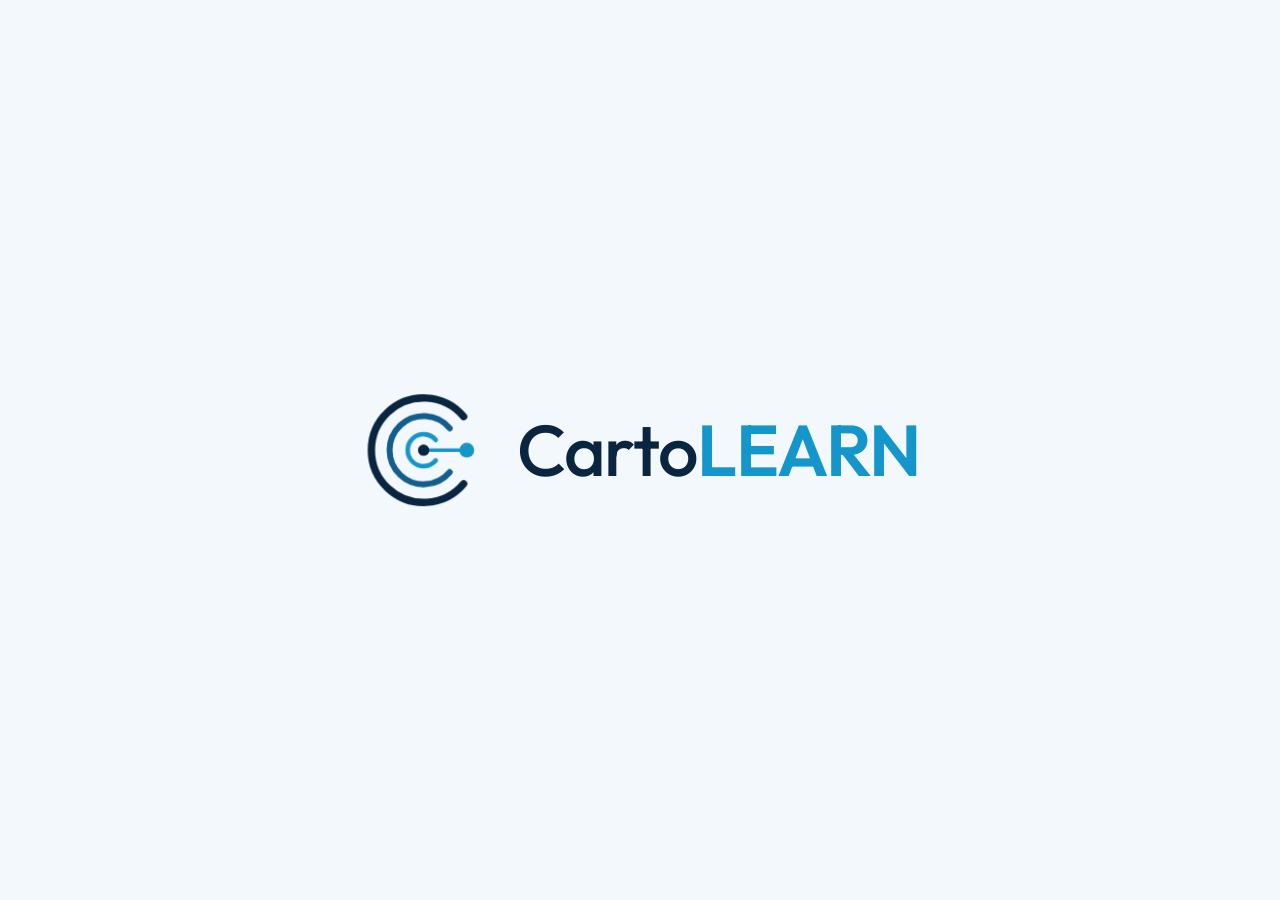
<file: brand/CartoLEARN/cartolearn-loader.html>
<!doctype html>
<html lang="en">
<head>
<meta charset="utf-8">
<meta name="viewport" content="width=device-width, initial-scale=1">
<title>CartoLEARN loader</title>
<style>
@font-face { font-family: 'Outfit'; font-weight: 500; font-style: normal; src: url([data-uri]) format('woff2'); }
@font-face { font-family: 'Outfit'; font-weight: 600; font-style: normal; src: url([data-uri]) format('woff2'); }
html, body { margin: 0; height: 100%; background: #F2F8FC; }
body { display: grid; place-items: center; overflow: hidden; }
.stage { container-type: inline-size; width: min(92vw, 960px); display: grid; place-items: center; }
.lockup { display: flex; align-items: center; }
.mark { width: 14.2cqw; height: auto; display: block; overflow: visible; }
.ring, .core { transform-box: view-box; transform-origin: 56px 60px; }
.end { transform-box: view-box; transform-origin: 94px 60px; }
.line { stroke-dasharray: 1; stroke-dashoffset: 0; }
.word { display: block; overflow: hidden; }
.wtext { display: inline-block; white-space: nowrap; padding-left: 2.2cqw; font-family: 'Outfit', system-ui, sans-serif; font-size: 7.5cqw; line-height: 1; letter-spacing: -0.02em; }
.wtext .c { font-weight: 500; color: #0A2540; }
.wtext .l { font-weight: 600; color: #1596CB; }
</style>
</head>
<body>
<div class="stage">
  <div class="lockup">
    <svg class="mark" viewBox="0 0 120 120" role="img" aria-label="CartoLEARN logo mark">
      <g class="ring r1" fill="none" stroke="#0A2540" stroke-width="6.5" stroke-linecap="round"><path d="M91.2 30.4 A46 46 0 1 0 91.2 89.6"/></g>
      <g class="ring r2" fill="none" stroke="#135E8C" stroke-width="5.25" stroke-linecap="round"><path d="M79 40.7 A30 30 0 1 0 79 79.3"/></g>
      <g class="ring r3" fill="none" stroke="#1596CB" stroke-width="4" stroke-linecap="round"><path d="M66.7 51 A14 14 0 1 0 66.7 69"/></g>
      <path class="line" d="M56 60 H94" pathLength="1" fill="none" stroke="#1596CB" stroke-width="3" stroke-linecap="round"/>
      <circle class="core" cx="56" cy="60" r="5" fill="#0A2540"/>
      <circle class="end" cx="94" cy="60" r="6.5" fill="#1596CB"/>
    </svg>
    <div class="word"><div class="wtext"><span class="c">Carto</span><span class="l">LEARN</span></div></div>
  </div>
</div>

<script>
/*
  CartoLEARN loader
  - Rings turn while loading: outer and inner clockwise, middle counter-clockwise.
  - When loading completes, the line extends from the center, the end dot pops in,
    then the name slides in from left to right.
  Settings you may want to change:
*/
var SPIN = 3000;     // how long the rings turn (ms). Set this to your real loading time.
var LOOP = true;     // restart after a pause. Set to false to play once.
var HOLD = 2600;     // pause on the finished logo before restarting (ms)

(function () {
  var reduce = window.matchMedia && window.matchMedia('(prefers-reduced-motion: reduce)').matches;
  var anims = [], timer = 0;
  var q = function (s) { return document.querySelector(s); };

  function rings(R) {
    return [
      { transform: 'rotate(0deg)', offset: 0, easing: 'linear' },
      { transform: 'rotate(' + (R * 0.78) + 'deg)', offset: 0.72, easing: 'cubic-bezier(.3,.5,.2,1)' },
      { transform: 'rotate(' + R + 'deg)', offset: 1 }
    ];
  }

  function add(node, kf, opt) {
    var a = node.animate(kf, Object.assign({ fill: 'both' }, opt));
    anims.push(a);
    return a;
  }

  function play() {
    clearTimeout(timer);
    anims.forEach(function (a) { a.cancel(); });
    anims = [];
    if (reduce) { return; }

    add(q('.r1'), rings(720), { duration: SPIN });
    add(q('.r2'), rings(-720), { duration: SPIN });
    add(q('.r3'), rings(720), { duration: SPIN });
    add(q('.core'), [{ transform: 'scale(1)' }, { transform: 'scale(1.35)' }, { transform: 'scale(1)' }],
      { duration: SPIN / 4, iterations: 4, easing: 'ease-in-out' });

    add(q('.line'), [{ strokeDashoffset: 1 }, { strokeDashoffset: 0 }],
      { duration: 700, delay: SPIN + 100, easing: 'cubic-bezier(.6,0,.2,1)' });
    add(q('.end'), [{ transform: 'scale(0)' }, { transform: 'scale(1.25)', offset: 0.65 }, { transform: 'scale(1)' }],
      { duration: 440, delay: SPIN + 660, easing: 'ease-out' });

    var W = q('.wtext').offsetWidth;
    var ease = 'cubic-bezier(.2,.8,.2,1)';
    add(q('.word'), [{ width: '0px' }, { width: W + 'px' }],
      { duration: 900, delay: SPIN + 1100, easing: ease });
    add(q('.wtext'), [{ transform: 'translateX(-2.6em)', opacity: 0 }, { transform: 'translateX(0)', opacity: 1 }],
      { duration: 900, delay: SPIN + 1100, easing: ease });

    if (LOOP) { timer = setTimeout(play, SPIN + 1100 + 900 + HOLD); }
  }

  var resizeTimer = 0;
  window.addEventListener('resize', function () {
    clearTimeout(resizeTimer);
    resizeTimer = setTimeout(play, 250);
  });
  document.addEventListener('click', play);

  if (document.fonts && document.fonts.ready) { document.fonts.ready.then(play); } else { play(); }
})();
</script>
</body>
</html>
</file>
